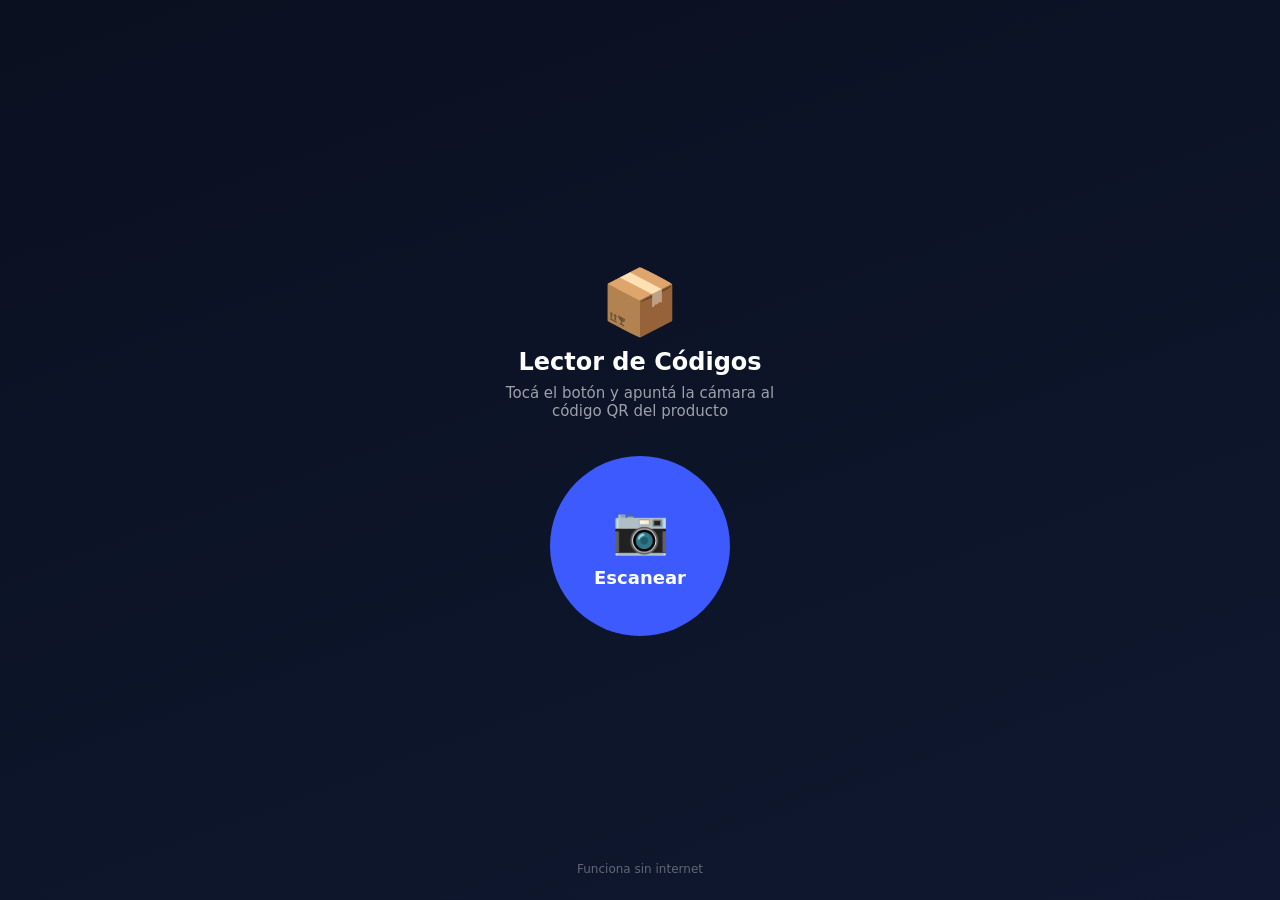
<file: lector.html>
<!DOCTYPE html>
<html lang="es">
<head>
<meta charset="UTF-8">
<meta name="viewport" content="width=device-width, initial-scale=1, viewport-fit=cover, user-scalable=no">
<title>Lector de Códigos</title>

<!-- Permite "Agregar a pantalla de inicio" y que abra sin barra de navegador -->
<link rel="manifest" href="manifest.json">
<meta name="mobile-web-app-capable" content="yes">
<meta name="apple-mobile-web-app-capable" content="yes">
<meta name="apple-mobile-web-app-status-bar-style" content="black">
<meta name="apple-mobile-web-app-title" content="Lector QR">
<link rel="apple-touch-icon" href="icon-512.png">
<meta name="theme-color" content="#0f1830">

<style>

:root{
    --navy-950:#0a1020;
    --navy-900:#0f1830;
    --indigo-600:#3d5afe;
    --green-600:#1c7a3c;
    --red-600:#b3261e;
}

*{ box-sizing:border-box; -webkit-tap-highlight-color:transparent; }

html,body{
    margin:0; padding:0;
    width:100%; height:100%;
    overflow:hidden;
    font-family:system-ui, -apple-system, sans-serif;
    background:var(--navy-950);
    color:#fff;
    -webkit-font-smoothing:antialiased;
    user-select:none;
}

#pantallaInicio, #pantallaCamara, #pantallaResultado{
    position:fixed; inset:0;
    display:flex; flex-direction:column;
    align-items:center; justify-content:center;
    padding:24px;
    text-align:center;
}

/* ===== PANTALLA INICIAL ===== */

#pantallaInicio{
    background:linear-gradient(160deg, var(--navy-950) 0%, var(--navy-900) 100%);
}

.inicio-icono{
    font-size:64px;
    margin-bottom:8px;
}

.inicio-titulo{
    font-family:system-ui, -apple-system, sans-serif;
    font-size:24px;
    font-weight:700;
    margin-bottom:8px;
}

.inicio-sub{
    font-size:15px;
    color:rgba(255,255,255,.6);
    margin-bottom:36px;
    max-width:280px;
}

.btn-escanear{
    width:180px; height:180px;
    border-radius:50%;
    background:var(--indigo-600);
    border:none;
    color:#fff;
    font-size:18px;
    font-weight:700;
    font-family:system-ui, -apple-system, sans-serif;
    display:flex; flex-direction:column;
    align-items:center; justify-content:center;
    gap:10px;
    box-shadow:0 0 0 0 rgba(61,90,254,.4);
    animation:pulso 2.2s infinite;
}

.btn-escanear .ic{ font-size:46px; }

@keyframes pulso{
    0%{ box-shadow:0 0 0 0 rgba(61,90,254,.45); }
    70%{ box-shadow:0 0 0 22px rgba(61,90,254,0); }
    100%{ box-shadow:0 0 0 0 rgba(61,90,254,0); }
}

@media (prefers-reduced-motion:reduce){
    .btn-escanear{ animation:none; }
}

.inicio-footnote{
    position:absolute;
    bottom:24px;
    font-size:12px;
    color:rgba(255,255,255,.35);
}

/* ===== PANTALLA CÁMARA ===== */

#pantallaCamara{
    display:none;
    padding:0;
    background:#000;
}

#video{
    position:absolute; inset:0;
    width:100%; height:100%;
    object-fit:cover;
}

.camara-overlay{
    position:absolute; inset:0;
    display:flex; flex-direction:column;
    align-items:center; justify-content:space-between;
    padding:24px;
    pointer-events:none;
}

.camara-marco{
    width:240px; height:240px;
    border:3px solid rgba(255,255,255,.85);
    border-radius:20px;
    box-shadow:0 0 0 2000px rgba(0,0,0,.45);
    margin-top:auto;
    margin-bottom:auto;
}

.camara-texto{
    font-size:15px;
    font-weight:600;
    background:rgba(0,0,0,.55);
    padding:10px 18px;
    border-radius:30px;
    margin-top:18px;
}

.btn-cancelar{
    pointer-events:auto;
    background:rgba(255,255,255,.15);
    border:1.5px solid rgba(255,255,255,.4);
    color:#fff;
    font-size:15px;
    font-weight:700;
    padding:13px 32px;
    border-radius:30px;
    margin-bottom:env(safe-area-inset-bottom, 0px);
}

.camara-error{
    pointer-events:auto;
    max-width:280px;
    font-size:15px;
    line-height:1.4;
}

/* ===== PANTALLA RESULTADO ===== */

#pantallaResultado{
    display:none;
    background:linear-gradient(160deg, var(--navy-950) 0%, var(--navy-900) 100%);
}

.resultado-etiqueta{
    font-size:13px;
    font-weight:700;
    letter-spacing:.06em;
    text-transform:uppercase;
    color:rgba(255,255,255,.5);
    margin-bottom:18px;
}

.resultado-texto{
    font-family:system-ui, -apple-system, sans-serif;
    font-size:clamp(28px, 9vw, 46px);
    font-weight:700;
    line-height:1.2;
    word-break:break-word;
    max-width:100%;
    margin-bottom:40px;
}

.btn-escanear-otro{
    background:var(--indigo-600);
    border:none;
    color:#fff;
    font-size:17px;
    font-weight:700;
    padding:18px 40px;
    border-radius:40px;
    width:100%;
    max-width:320px;
}

</style>
</head>
<body>

<!-- PANTALLA 1: inicio -->
<div id="pantallaInicio">
    <div class="inicio-icono">📦</div>
    <div class="inicio-titulo">Lector de Códigos</div>
    <div class="inicio-sub">Tocá el botón y apuntá la cámara al código QR del producto</div>

    <button class="btn-escanear" id="btnEscanear">
        <span class="ic">📷</span>
        Escanear
    </button>

    <div class="inicio-footnote">Funciona sin internet</div>
</div>

<!-- PANTALLA 2: cámara -->
<div id="pantallaCamara">
    <video id="video" autoplay playsinline muted></video>
    <div class="camara-overlay">
        <div></div>
        <div class="camara-marco" id="camaraMarco"></div>
        <div>
            <div class="camara-texto" id="camaraTexto">Apuntá al código QR</div>
            <button class="btn-cancelar" id="btnCancelar" style="margin-top:18px;">Cancelar</button>
        </div>
    </div>
</div>

<!-- PANTALLA 3: resultado -->
<div id="pantallaResultado">
    <div class="resultado-etiqueta">Producto</div>
    <div class="resultado-texto" id="resultadoTexto"></div>
    <button class="btn-escanear-otro" id="btnEscanearOtro">📷 Escanear otro</button>
</div>

<script>

const pantallaInicio = document.getElementById("pantallaInicio");
const pantallaCamara = document.getElementById("pantallaCamara");
const pantallaResultado = document.getElementById("pantallaResultado");
const video = document.getElementById("video");
const camaraTexto = document.getElementById("camaraTexto");
const camaraMarco = document.getElementById("camaraMarco");

let stream = null;
let detectorTimer = null;

function mostrarPantalla(pantalla){
    [pantallaInicio, pantallaCamara, pantallaResultado].forEach(p => p.style.display = "none");
    pantalla.style.display = "flex";
}

/** Pequeño feedback visual (el marco parpadea en verde) al detectar un código, antes de mostrar el resultado */
function flashDeteccion(){
    camaraMarco.style.borderColor = "#3ddc84";
    camaraTexto.textContent = "✓ Código detectado";
    camaraTexto.style.background = "rgba(28,122,60,.85)";
}

async function iniciarEscaneo(){

    mostrarPantalla(pantallaCamara);
    camaraMarco.style.borderColor = "rgba(255,255,255,.85)";
    camaraTexto.style.background = "rgba(0,0,0,.55)";
    camaraTexto.textContent = "Apuntá al código QR";

    if(!("BarcodeDetector" in window)){
        document.querySelector(".camara-overlay").innerHTML = `
            <div class="camara-error">
                ⚠️ Este teléfono no puede usar el lector de cámara.<br><br>
                Probá con Chrome en un Android más reciente.
            </div>
            <button class="btn-cancelar" id="btnCancelarError">Volver</button>
        `;
        document.getElementById("btnCancelarError").addEventListener("click", volverAlInicio);
        return;
    }

    try{

        stream = await navigator.mediaDevices.getUserMedia({
            video: { facingMode: "environment" }
        });
        video.srcObject = stream;

        const detector = new BarcodeDetector({ formats: ["qr_code"] });

        detectorTimer = setInterval(async () => {
            try{
                const codigos = await detector.detect(video);
                if(codigos.length > 0){
                    const texto = codigos[0].rawValue;
                    flashDeteccion();
                    setTimeout(() => mostrarResultado(texto), 350);
                }
            }catch(error){
                // Frame puntual sin poder leerse — se ignora, sigue intentando con el siguiente.
            }
        }, 350);

    }catch(error){
        console.error("Error al acceder a la cámara:", error);
        document.querySelector(".camara-overlay").innerHTML = `
            <div class="camara-error">
                ⚠️ No se pudo abrir la cámara.<br><br>
                Revisá que le dieras permiso de cámara a esta página.
            </div>
            <button class="btn-cancelar" id="btnCancelarError">Volver</button>
        `;
        document.getElementById("btnCancelarError").addEventListener("click", volverAlInicio);
    }
}

function detenerCamara(){
    if(detectorTimer){ clearInterval(detectorTimer); detectorTimer = null; }
    if(stream){ stream.getTracks().forEach(t => t.stop()); stream = null; }
}

function mostrarResultado(texto){
    detenerCamara();
    document.getElementById("resultadoTexto").textContent = texto;
    mostrarPantalla(pantallaResultado);
}

function volverAlInicio(){
    detenerCamara();
    mostrarPantalla(pantallaInicio);
}

document.getElementById("btnEscanear").addEventListener("click", iniciarEscaneo);
document.getElementById("btnCancelar").addEventListener("click", volverAlInicio);
document.getElementById("btnEscanearOtro").addEventListener("click", iniciarEscaneo);

// Evita que el celular se quede con la cámara abierta de fondo si la
// persona cambia de app o bloquea la pantalla sin cancelar primero.
document.addEventListener("visibilitychange", () => {
    if(document.hidden) detenerCamara();
});

// Necesario para que Chrome en Android permita instalar esta página
// como app real (pantalla completa, sin barra de navegador) en vez de
// un simple acceso directo — ver service-worker.js para más detalle.
if("serviceWorker" in navigator){
    navigator.serviceWorker.register("service-worker.js").catch((error) => {
        console.error("No se pudo registrar el service worker:", error);
        // Si falla, la página sigue funcionando igual para escanear —
        // solo no se va a poder instalar como app de pantalla completa.
    });
}

</script>

</body>
</html>
</file>
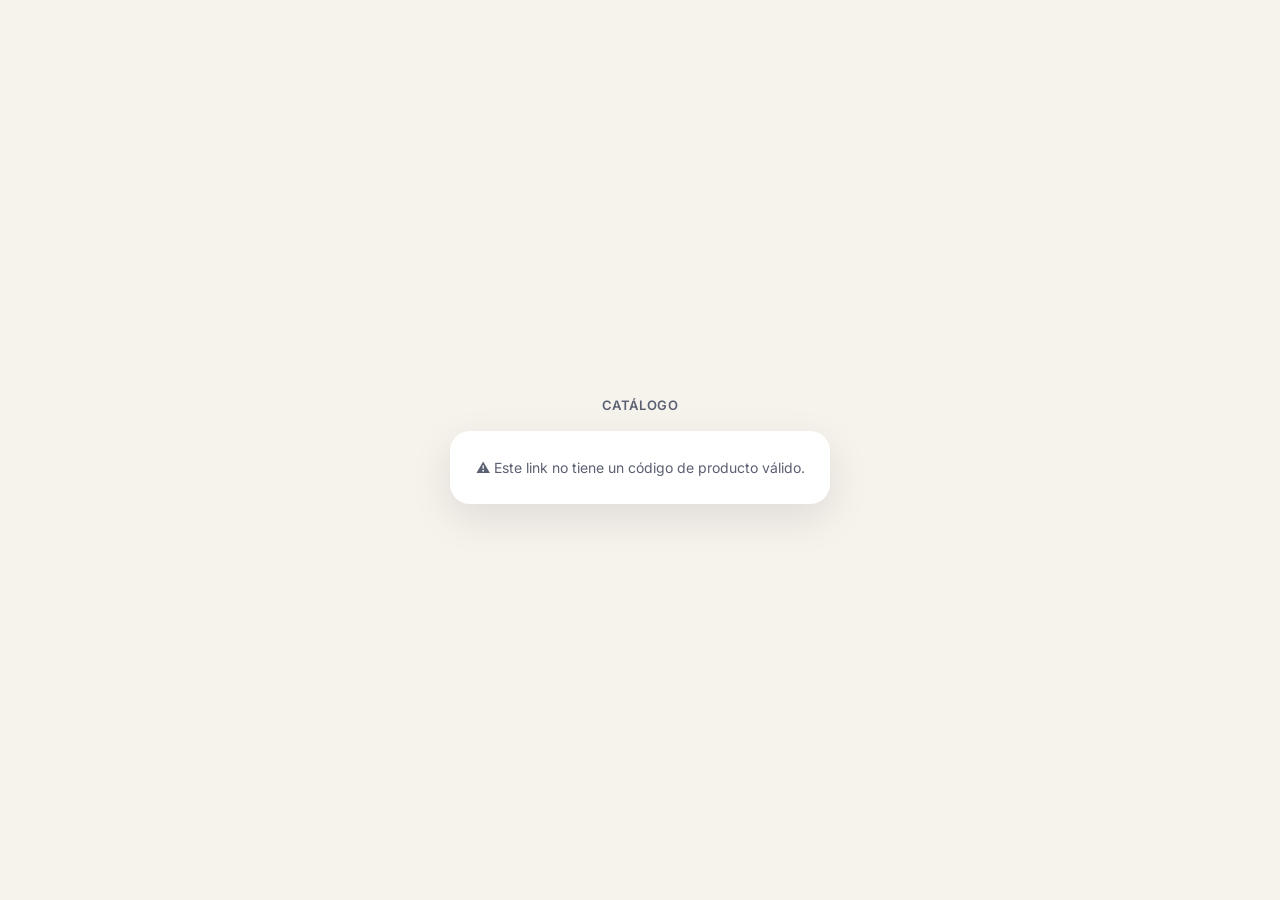
<file: precio.html>
<!DOCTYPE html>
<html lang="es">
<head>
<meta charset="UTF-8">
<meta name="viewport" content="width=device-width, initial-scale=1, viewport-fit=cover">
<title>Consultar precio</title>

<link rel="preconnect" href="https://fonts.googleapis.com">
<link rel="preconnect" href="https://fonts.gstatic.com" crossorigin>
<link href="https://fonts.googleapis.com/css2?family=Space+Grotesk:wght@600;700&family=Inter:wght@400;500;600;700&display=swap" rel="stylesheet">
<script src="config.js"></script>

<style>

:root{
    --navy-900:#0f1830;
    --indigo-600:#3d5afe;
    --paper:#f6f3ec;
    --ink-900:#171a23;
    --ink-600:#5b6072;
    --green-ok-bg:#dff5e3;
    --green-ok-text:#1c7a3c;
    --amber-low-bg:#fdecc8;
    --amber-low-text:#9a5b06;
    --red-out-bg:#fde2e2;
    --red-out-text:#b3261e;
}

body[data-tema="azul"]{ --indigo-600:#2f7df5; }
body[data-tema="verde"]{ --indigo-600:#1fa257; }
body[data-tema="rojo"]{ --indigo-600:#e0413f; }

*{ box-sizing:border-box; }

html,body{
    margin:0; padding:0;
    min-height:100vh;
    font-family:'Inter', system-ui, sans-serif;
    background:var(--paper);
    color:var(--ink-900);
    -webkit-font-smoothing:antialiased;
}

body{
    display:flex;
    align-items:center;
    justify-content:center;
    padding:20px;
}

.precio-wrap{
    width:100%;
    max-width:380px;
}

.precio-brand{
    text-align:center;
    margin-bottom:18px;
    font-size:13px;
    font-weight:600;
    letter-spacing:.04em;
    color:var(--ink-600);
    text-transform:uppercase;
}

.precio-card{
    background:#fff;
    border-radius:20px;
    padding:28px 24px;
    box-shadow:0 14px 40px rgba(15,24,48,.10);
    text-align:center;
}

.precio-estado{
    font-size:14px;
    color:var(--ink-600);
}

.precio-imagen-wrap{
    width:140px;
    height:140px;
    margin:0 auto 18px;
    border-radius:16px;
    background:var(--paper);
    display:flex;
    align-items:center;
    justify-content:center;
    overflow:hidden;
    font-size:48px;
    color:var(--ink-600);
}

.precio-imagen{
    width:100%;
    height:100%;
    object-fit:cover;
    display:block;
}

.precio-categoria{
    font-size:12.5px;
    font-weight:600;
    letter-spacing:.03em;
    text-transform:uppercase;
    color:var(--indigo-600);
    margin-bottom:8px;
}

.precio-nombre{
    font-family:'Space Grotesk', sans-serif;
    font-size:22px;
    font-weight:700;
    line-height:1.25;
    margin-bottom:18px;
}

.precio-monto{
    font-family:'Space Grotesk', sans-serif;
    font-size:46px;
    font-weight:700;
    color:var(--indigo-600);
    line-height:1;
    margin-bottom:14px;
}

.precio-stock{
    display:inline-block;
    font-size:12.5px;
    font-weight:700;
    padding:5px 14px;
    border-radius:30px;
}
.precio-stock.ok{ background:var(--green-ok-bg); color:var(--green-ok-text); }
.precio-stock.low{ background:var(--amber-low-bg); color:var(--amber-low-text); }
.precio-stock.out{ background:var(--red-out-bg); color:var(--red-out-text); }

.precio-codigo{
    margin-top:18px;
    font-family:'JetBrains Mono', monospace;
    font-size:11px;
    color:var(--ink-600);
    opacity:.7;
}

.precio-footnote{
    text-align:center;
    font-size:12px;
    color:var(--ink-600);
    margin-top:18px;
    opacity:.8;
}

.precio-spinner{
    width:26px; height:26px;
    border:3px solid rgba(15,24,48,.12);
    border-top-color:var(--indigo-600);
    border-radius:50%;
    margin:0 auto 14px;
    animation:precio-spin .7s linear infinite;
}
@keyframes precio-spin{ to{ transform:rotate(360deg); } }

@media (prefers-reduced-motion:reduce){
    .precio-spinner{ animation:none; }
}

</style>
</head>
<body>

<div class="precio-wrap">

    <div class="precio-brand" id="precioBrand">Catálogo</div>

    <div class="precio-card" id="precioCard">
        <div class="precio-spinner"></div>
        <div class="precio-estado">Buscando el producto...</div>
    </div>

</div>

<script>

const API_URL = CONFIG_NEGOCIO.API_URL;

function formatearPrecio(valor){
    return Number(valor || 0).toLocaleString("es-AR");
}

/** Same stock-state logic used elsewhere in the catalog, kept minimal here on purpose */
function obtenerEstadoStock(stock){
    const n = Number(String(stock ?? "").trim());
    if(isNaN(n)) return null;
    if(n <= 0) return { clase:"out", texto:"Sin stock" };
    if(n <= 5) return { clase:"low", texto:"Stock bajo" };
    return { clase:"ok", texto:"Disponible" };
}

function escapeHtml(texto){
    const div = document.createElement("div");
    div.textContent = texto ?? "";
    return div.innerHTML;
}

function mostrarError(mensaje){
    document.getElementById("precioCard").innerHTML = `
        <div class="precio-estado">⚠️ ${escapeHtml(mensaje)}</div>
    `;
}

async function cargarPrecio(){

    const params = new URLSearchParams(window.location.search);
    const codigo = (params.get("codigo") || "").trim();

    if(!codigo){
        mostrarError("Este link no tiene un código de producto válido.");
        return;
    }

    try{

        const res = await fetch(API_URL + "?action=producto&codigo=" + encodeURIComponent(codigo));
        const data = await res.json();

        if(!data.success || !data.producto){
            mostrarError("No encontramos este producto. Puede que ya no esté disponible.");
            return;
        }

        const p = data.producto;
        const stock = obtenerEstadoStock(p.STOCK);
        const imagenUrl = p.IMAGEN ? String(p.IMAGEN).trim() : "";

        document.getElementById("precioCard").innerHTML = `
            <div class="precio-imagen-wrap">
                ${imagenUrl
                    ? `<img class="precio-imagen" src="${escapeHtml(imagenUrl)}" alt="" onerror="this.parentElement.innerHTML='🛒';">`
                    : "🛒"}
            </div>
            ${p.CATEGORIA ? `<div class="precio-categoria">${escapeHtml(p.CATEGORIA)}</div>` : ""}
            <div class="precio-nombre">${escapeHtml(p.PRODUCTO)}</div>
            <div class="precio-monto">$${formatearPrecio(p.PRECIO)}</div>
            ${stock ? `<div class="precio-stock ${stock.clase}">${stock.texto}</div>` : ""}
            <div class="precio-codigo">${escapeHtml(p.CODIGO)}</div>
        `;

    }catch(error){
        console.error("Error al consultar el precio:", error);
        mostrarError("No se pudo conectar. Revisá tu conexión e intentá de nuevo.");
    }
}

/** Loads just the business name and color theme — no banner, no benefits, this page stays minimal on purpose */
async function aplicarMarcaMinima(){

    // Valores de respaldo mientras carga, para que la página no quede en blanco
    document.getElementById("precioBrand").textContent = CONFIG_NEGOCIO.NOMBRE_NEGOCIO;
    document.title = "Precio · " + CONFIG_NEGOCIO.NOMBRE_NEGOCIO;
    if(CONFIG_NEGOCIO.TEMA){
        document.body.setAttribute("data-tema", CONFIG_NEGOCIO.TEMA.toLowerCase());
    }

    // Carga la config real desde Sheets (nombre, tema, etc. — todo editable
    // desde el panel admin) y actualiza los mismos elementos.
    await cargarConfigNegocio();

    document.getElementById("precioBrand").textContent = CONFIG_NEGOCIO.NOMBRE_NEGOCIO;
    document.title = "Precio · " + CONFIG_NEGOCIO.NOMBRE_NEGOCIO;
    if(CONFIG_NEGOCIO.TEMA){
        document.body.setAttribute("data-tema", CONFIG_NEGOCIO.TEMA.toLowerCase());
    }
}

aplicarMarcaMinima();
cargarPrecio();

</script>

</body>
</html>
</file>
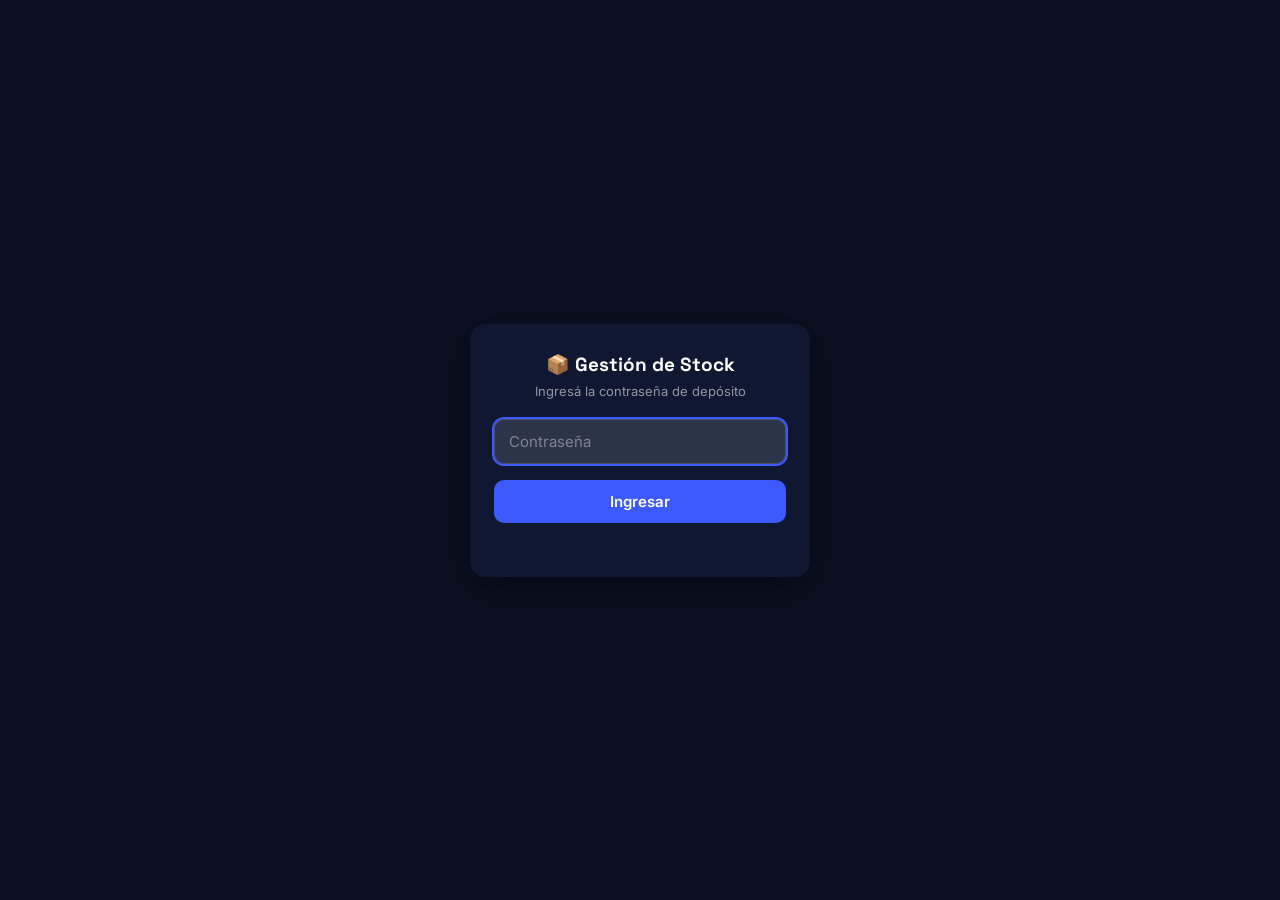
<file: stock.html>
<!DOCTYPE html>
<html lang="es">
<head>
<meta charset="UTF-8">
<meta name="viewport" content="width=device-width, initial-scale=1, viewport-fit=cover">
<title>Gestión de Stock</title>
<meta name="theme-color" content="#0f1830">

<link rel="preconnect" href="https://fonts.googleapis.com">
<link rel="preconnect" href="https://fonts.gstatic.com" crossorigin>
<link href="https://fonts.googleapis.com/css2?family=Space+Grotesk:wght@600;700&family=Inter:wght@400;500;600;700&display=swap" rel="stylesheet">
<script src="config.js"></script>

<style>

:root{
    --navy-900:#0f1830;
    --navy-950:#0a1020;
    --indigo-600:#3d5afe;
    --paper:#f6f3ec;
    --ink-900:#171a23;
    --ink-600:#5b6072;
    --line:#e4dfd2;
    --green-ok-bg:#dff5e3;
    --green-ok-text:#1c7a3c;
    --amber-low-bg:#fdecc8;
    --amber-low-text:#9a5b06;
    --red-out-bg:#fde2e2;
    --red-out-text:#b3261e;
}

*{ box-sizing:border-box; -webkit-tap-highlight-color:transparent; }

html,body{
    margin:0; padding:0;
    min-height:100vh;
    font-family:'Inter', system-ui, sans-serif;
    background:var(--paper);
    color:var(--ink-900);
    -webkit-font-smoothing:antialiased;
}

/* ===== HEADER ===== */

header{
    position:sticky; top:0; z-index:20;
    background:var(--navy-900);
    color:#fff;
    padding:14px 16px;
    box-shadow:0 2px 10px rgba(0,0,0,.15);
}

header h1{
    font-family:'Space Grotesk', sans-serif;
    font-size:17px;
    margin:0 0 10px;
    display:flex; align-items:center; gap:8px;
}

#buscador{
    width:100%;
    padding:11px 14px;
    border-radius:10px;
    border:none;
    font-size:15px;
    font-family:inherit;
    background:rgba(255,255,255,.12);
    color:#fff;
}
#buscador::placeholder{ color:rgba(255,255,255,.55); }
#buscador:focus{ outline:2px solid var(--indigo-600); background:rgba(255,255,255,.18); }

#resultadosInfo{
    font-size:12px;
    color:rgba(255,255,255,.6);
    margin-top:8px;
}

/* ===== GRID ===== */

main{
    max-width:1200px;
    margin:0 auto;
    padding:16px;
}

#grid{
    display:grid;
    grid-template-columns:repeat(auto-fill, minmax(160px, 1fr));
    gap:14px;
}

.tarjeta{
    background:#fff;
    border:1px solid var(--line);
    border-radius:14px;
    overflow:hidden;
    display:flex;
    flex-direction:column;
    transition:box-shadow .15s;
}
.tarjeta.guardando{ opacity:.7; }
.tarjeta.recien-guardado{ box-shadow:0 0 0 2px var(--green-ok-text); }

.tarjeta .foto{
    aspect-ratio:1/1;
    background:#f1ede2;
    display:flex; align-items:center; justify-content:center;
    font-size:34px;
    overflow:hidden;
}
.tarjeta .foto img{ width:100%; height:100%; object-fit:cover; display:block; }

.tarjeta .info{ padding:10px 10px 12px; }

.tarjeta .nombre{
    font-size:13px;
    font-weight:600;
    line-height:1.3;
    margin:0 0 2px;
    display:-webkit-box;
    -webkit-line-clamp:2;
    -webkit-box-orient:vertical;
    overflow:hidden;
    min-height:34px;
}

.tarjeta .codigo{
    font-size:11px;
    color:var(--ink-600);
    font-family:monospace;
    margin-bottom:8px;
}

.stepper{
    display:flex;
    align-items:center;
    gap:6px;
}

.stepper button{
    width:34px; height:34px;
    border-radius:8px;
    border:1px solid var(--line);
    background:var(--paper);
    font-size:18px;
    font-weight:700;
    color:var(--navy-900);
    cursor:pointer;
    flex-shrink:0;
    display:flex; align-items:center; justify-content:center;
}
.stepper button:active{ background:var(--indigo-600); color:#fff; }

.stepper input{
    flex:1;
    min-width:0;
    text-align:center;
    font-size:15px;
    font-weight:700;
    font-family:monospace;
    padding:7px 2px;
    border-radius:8px;
    border:1px solid var(--line);
}
.stepper input:focus{ outline:2px solid var(--indigo-600); }

.stepper input.stock-negativo{ background:var(--red-out-bg); color:var(--red-out-text); border-color:var(--red-out-text); }
.stepper input.stock-bajo{ background:var(--amber-low-bg); color:var(--amber-low-text); }
.stepper input.stock-ok{ background:var(--green-ok-bg); color:var(--green-ok-text); }

.estado-guardado{
    font-size:10.5px;
    text-align:center;
    margin-top:5px;
    height:13px;
    color:var(--green-ok-text);
}
.estado-guardado.error{ color:var(--red-out-text); }

#sinResultados, #cargando{
    text-align:center;
    color:var(--ink-600);
    padding:60px 20px;
    font-size:14px;
}

.toast-stack{
    position:fixed; bottom:16px; left:50%; transform:translateX(-50%);
    z-index:9999;
    display:flex; flex-direction:column; gap:8px;
    align-items:center;
}
.toast{
    background:var(--navy-950); color:#fff;
    padding:10px 18px; border-radius:10px;
    font-size:13.5px;
    box-shadow:0 4px 16px rgba(0,0,0,.25);
    animation:toast-in .2s ease;
}
.toast.error{ background:var(--red-out-text); }
.toast.success{ background:var(--green-ok-text); }
@keyframes toast-in{ from{ opacity:0; transform:translateY(8px); } to{ opacity:1; transform:translateY(0); } }

/* ===== LOGIN ===== */

#pantallaLogin{
    position:fixed; inset:0; z-index:100;
    background:var(--navy-950);
    display:flex; align-items:center; justify-content:center;
    padding:24px;
}

.caja-login{
    width:100%; max-width:340px;
    background:var(--navy-900);
    border-radius:16px;
    padding:28px 24px;
    color:#fff;
    box-shadow:0 10px 40px rgba(0,0,0,.4);
}

.caja-login h2{
    font-family:'Space Grotesk', sans-serif;
    font-size:19px;
    margin:0 0 6px;
    text-align:center;
}
.caja-login p{
    font-size:13px;
    color:rgba(255,255,255,.55);
    text-align:center;
    margin:0 0 20px;
}

.caja-login input{
    width:100%;
    padding:12px 14px;
    border-radius:10px;
    border:1px solid rgba(255,255,255,.15);
    background:rgba(255,255,255,.08);
    color:#fff;
    font-size:15px;
    font-family:inherit;
    margin-bottom:10px;
}
.caja-login input::placeholder{ color:rgba(255,255,255,.4); }
.caja-login input:focus{ outline:2px solid var(--indigo-600); background:rgba(255,255,255,.12); }

.caja-login button{
    width:100%;
    padding:12px;
    border-radius:10px;
    border:none;
    background:var(--indigo-600);
    color:#fff;
    font-size:15px;
    font-weight:600;
    font-family:inherit;
    cursor:pointer;
    margin-top:6px;
}
.caja-login button:disabled{ opacity:.6; }

#errorLogin{
    color:#ff8a8a;
    font-size:12.5px;
    text-align:center;
    margin-top:10px;
    min-height:16px;
}

#contenidoPrincipal{ display:none; }

/* ===== RECEPCIÓN DE MERCADERÍA (escaneo) ===== */

#pantallaRecepcion{
    position:fixed; inset:0; z-index:90;
    background:var(--navy-950);
    display:none;
    flex-direction:column;
}

.recepcion-header{
    display:flex; align-items:center; justify-content:space-between;
    padding:14px 16px;
    color:#fff;
}
.recepcion-header h2{
    font-family:'Space Grotesk', sans-serif;
    font-size:16px; margin:0;
}
.recepcion-header button{
    background:rgba(255,255,255,.12);
    border:none; color:#fff;
    width:34px; height:34px; border-radius:8px;
    font-size:16px; cursor:pointer;
}

.camara-wrap{
    position:relative;
    flex:1;
    min-height:200px;
    background:#000;
    overflow:hidden;
    display:flex; align-items:center; justify-content:center;
}
.camara-wrap video{ width:100%; height:100%; object-fit:cover; }

.camara-marco{
    position:absolute; inset:14% 8%;
    border:3px solid rgba(255,255,255,.85);
    border-radius:16px;
    pointer-events:none;
    transition:border-color .15s;
}
.camara-texto{
    position:absolute; bottom:16px; left:50%; transform:translateX(-50%);
    background:rgba(0,0,0,.6); color:#fff;
    padding:7px 16px; border-radius:20px;
    font-size:13px; white-space:nowrap;
}
.camara-error{
    color:#fff; text-align:center; padding:20px; font-size:14px; line-height:1.6;
}

.ingreso-manual{
    display:flex; gap:8px;
    padding:10px 14px;
    background:var(--navy-900);
}
.ingreso-manual input{
    flex:1; min-width:0;
    padding:10px 12px;
    border-radius:10px;
    border:1px solid rgba(255,255,255,.15);
    background:rgba(255,255,255,.08);
    color:#fff;
    font-size:14px;
}
.ingreso-manual input::placeholder{ color:rgba(255,255,255,.4); font-size:12.5px; }
.ingreso-manual input:focus{ outline:2px solid var(--indigo-600); }
.ingreso-manual button{
    flex-shrink:0;
    padding:0 16px;
    border-radius:10px;
    border:none;
    background:var(--indigo-600);
    color:#fff;
    font-size:13.5px;
    font-weight:600;
    cursor:pointer;
}

#colaRecepcion{
    max-height:44vh;
    overflow-y:auto;
    background:var(--paper);
    border-radius:16px 16px 0 0;
}

.cola-item{
    display:flex; align-items:center; gap:10px;
    padding:10px 14px;
    border-bottom:1px solid var(--line);
}
.cola-item .cola-info{ flex:1; min-width:0; }
.cola-item .cola-nombre{ font-size:13.5px; font-weight:600; margin:0; }
.cola-item .cola-detalle{ font-size:11.5px; color:var(--ink-600); margin-top:2px; }
.cola-item .cola-detalle b{ color:var(--green-ok-text); }
.cola-item .cola-cantidad{
    width:56px; text-align:center; font-weight:700; font-family:monospace;
    border:1px solid var(--line); border-radius:8px; padding:6px 2px;
}
.cola-item button{
    width:30px; height:30px; border-radius:8px; border:1px solid var(--line);
    background:#fff; font-size:13px; cursor:pointer; flex-shrink:0;
}

.cola-item.no-encontrado{ background:var(--red-out-bg); }
.cola-item.no-encontrado .cola-nombre{ color:var(--red-out-text); }

.recepcion-footer{
    background:var(--paper);
    padding:12px 14px 16px;
    border-top:1px solid var(--line);
}
.recepcion-footer button{
    width:100%;
    padding:13px;
    border-radius:12px;
    border:none;
    background:var(--green-ok-text);
    color:#fff;
    font-size:15px;
    font-weight:700;
    cursor:pointer;
}
.recepcion-footer button:disabled{ opacity:.5; }
.recepcion-footer .sin-items{
    text-align:center; color:var(--ink-600); font-size:13px; padding:8px;
}

</style>
</head>
<body>

<div id="pantallaLogin">
    <div class="caja-login">
        <h2>📦 Gestión de Stock</h2>
        <p>Ingresá la contraseña de depósito</p>
        <input type="password" id="loginPassword" placeholder="Contraseña" autocomplete="current-password">
        <button type="button" id="btnLogin" onclick="intentarLogin()">Ingresar</button>
        <div id="errorLogin"></div>
    </div>
</div>

<div id="contenidoPrincipal">
<header>
    <h1>📦 Gestión de Stock</h1>
    <div style="display:flex; gap:8px; margin-bottom:8px;">
        <input type="text" id="buscador" placeholder="🔍 Buscar por código o nombre..." oninput="filtrarYRenderizar()" style="flex:1;">
        <button type="button" onclick="abrirRecepcion()" style="flex-shrink:0; background:var(--indigo-600); color:#fff; border:none; border-radius:10px; padding:0 16px; font-size:14px; font-weight:600; cursor:pointer;">📷 Recibir</button>
    </div>
    <div id="resultadosInfo"></div>
</header>

<main>
    <div id="cargando">Cargando productos...</div>
    <div id="sinResultados" style="display:none;">No se encontraron productos.</div>
    <div id="grid"></div>
</main>

</div>

<div class="toast-stack" id="toastStack"></div>

<!-- ===== RECEPCIÓN DE MERCADERÍA ===== -->
<div id="pantallaRecepcion">
    <div class="recepcion-header">
        <h2>📷 Recibir mercadería</h2>
        <button type="button" onclick="cerrarRecepcion()">✕</button>
    </div>

    <div class="camara-wrap">
        <video id="videoRecepcion" autoplay playsinline muted></video>
        <div class="camara-marco" id="marcoRecepcion"></div>
        <div class="camara-texto" id="textoRecepcion">Apuntá al código de barras</div>
    </div>

    <div class="ingreso-manual">
        <input type="text" id="inputCodigoManual" placeholder="¿La boleta no tiene código de barras? Escribí el número acá" inputmode="numeric">
        <button type="button" onclick="agregarCodigoManual()">+ Agregar</button>
    </div>

    <div id="colaRecepcion"></div>

    <div class="recepcion-footer">
        <button type="button" id="btnConfirmarRecepcion" onclick="confirmarRecepcion()" disabled>Escaneá un producto para empezar</button>
    </div>
</div>

<script>

const API_URL = CONFIG_NEGOCIO.API_URL;
cargarConfigNegocio().then(() => {
  document.title = "Gestión de Stock · " + CONFIG_NEGOCIO.NOMBRE_NEGOCIO;
});

let productos = [];
let guardadoPendiente = {}; // codigo -> timeoutId, para debounce por tarjeta

/* ---------- login (contraseña propia, distinta de la del panel admin) ---------- */

function verificarSesion(){
    if(sessionStorage.getItem("stock_auth") === "true"){
        mostrarContenidoPrincipal();
    }else{
        document.getElementById("loginPassword").focus();
    }
}

async function intentarLogin(){
    const password = document.getElementById("loginPassword").value;
    const errorEl = document.getElementById("errorLogin");
    const btn = document.getElementById("btnLogin");

    if(!password){
        errorEl.textContent = "Ingresá la contraseña.";
        return;
    }

    btn.disabled = true;
    errorEl.textContent = "";

    try{
        const r = await fetchConTimeout(
            `${API_URL}?action=loginStock&password=${encodeURIComponent(password)}`,
            12000
        );
        const data = await r.json();

        if(data.success){
            sessionStorage.setItem("stock_auth", "true");
            mostrarContenidoPrincipal();
        }else{
            errorEl.textContent = "Contraseña incorrecta.";
        }
    }catch(error){
        console.error(error);
        errorEl.textContent = "Error de conexión — revisá internet e intentá de nuevo.";
    }finally{
        btn.disabled = false;
    }
}

// Enter en el campo de contraseña manda el login — más rápido en el celular.
document.addEventListener("DOMContentLoaded", () => {
    document.getElementById("loginPassword").addEventListener("keydown", e => {
        if(e.key === "Enter") intentarLogin();
    });
});

function mostrarContenidoPrincipal(){
    document.getElementById("pantallaLogin").style.display = "none";
    document.getElementById("contenidoPrincipal").style.display = "block";
    cargarProductos();
}

/* ---------- utilidades ---------- */

function escapeHtml(t){
    const d = document.createElement("div");
    d.textContent = String(t ?? "");
    return d.innerHTML;
}

function normalizar(t){
    return String(t || "").toLowerCase().normalize("NFD").replace(/[\u0300-\u036f]/g, "").trim();
}

function mostrarToast(mensaje, tipo){
    const stack = document.getElementById("toastStack");
    const el = document.createElement("div");
    el.className = "toast" + (tipo ? " " + tipo : "");
    el.textContent = mensaje;
    stack.appendChild(el);
    setTimeout(() => el.remove(), 3000);
}

/* ---------- carga inicial ---------- */

// Reintentos simples con timeout — conexiones de depósito/celular
// suelen ser más inestables que las de una PC de local.
async function fetchConTimeout(url, timeoutMs){
    const controlador = new AbortController();
    const timer = setTimeout(() => controlador.abort(), timeoutMs || 12000);
    try{
        const r = await fetch(url, { signal: controlador.signal });
        clearTimeout(timer);
        return r;
    }catch(e){
        clearTimeout(timer);
        throw e;
    }
}

async function cargarProductos(){
    try{
        const res = await fetchConTimeout(API_URL + "?action=productosAdmin", 15000);
        const data = await res.json();
        productos = data.productos || [];
        document.getElementById("cargando").style.display = "none";
        filtrarYRenderizar();
    }catch(error){
        console.error(error);
        document.getElementById("cargando").textContent = "No se pudo cargar el catálogo — revisá la conexión y recargá la página.";
    }
}

/* ---------- filtro y render ---------- */

function filtrarYRenderizar(){
    const termino = normalizar(document.getElementById("buscador").value);

    const lista = !termino ? productos : productos.filter(p =>
        normalizar(p.CODIGO).includes(termino) || normalizar(p.PRODUCTO).includes(termino)
    );

    const info = document.getElementById("resultadosInfo");
    info.textContent = lista.length === productos.length
        ? `${productos.length} productos`
        : `${lista.length} de ${productos.length} productos`;

    const grid = document.getElementById("grid");
    const sinResultados = document.getElementById("sinResultados");

    if(lista.length === 0){
        grid.innerHTML = "";
        sinResultados.style.display = "block";
        return;
    }
    sinResultados.style.display = "none";

    // Render simple (sin chunking): estas tarjetas son livianas
    // (solo foto + nombre + stepper), y esta página es para uso
    // interno de depósito, no para catálogos de miles de productos.
    grid.innerHTML = lista.map(p => tarjetaHtml(p)).join("");
}

function claseStock(stock){
    if(stock < 0) return "stock-negativo";
    if(stock <= 5) return "stock-bajo";
    return "stock-ok";
}

function tarjetaHtml(p){
    const stock = Number(p.STOCK ?? 0);
    const imagen = p.IMAGEN ? String(p.IMAGEN).trim() : "";
    const codigo = escapeHtml(p.CODIGO);

    return `
    <div class="tarjeta" id="tarjeta-${codigo}" data-codigo="${codigo}">
        <div class="foto">
            ${imagen
                ? `<img src="${imagen}" alt="" loading="lazy" onerror="this.parentElement.innerHTML='📦';">`
                : "📦"}
        </div>
        <div class="info">
            <p class="nombre">${escapeHtml(p.PRODUCTO)}</p>
            <div class="codigo">${codigo}</div>
            <div class="stepper">
                <button type="button" onclick="cambiarStock('${codigo}', -1)" aria-label="Restar">−</button>
                <input type="number" step="1" class="${claseStock(stock)}" id="stock-${codigo}" value="${stock}"
                    onchange="guardarStockDesdeInput('${codigo}')">
                <button type="button" onclick="cambiarStock('${codigo}', 1)" aria-label="Sumar">+</button>
            </div>
            <div class="estado-guardado" id="estado-${codigo}"></div>
        </div>
    </div>`;
}

/* ---------- edición de stock ---------- */

function cambiarStock(codigo, delta){
    const input = document.getElementById("stock-" + codigo);
    const nuevo = (Number(input.value) || 0) + delta;
    input.value = nuevo;
    input.className = claseStock(nuevo);
    programarGuardado(codigo, nuevo);
}

function guardarStockDesdeInput(codigo){
    const input = document.getElementById("stock-" + codigo);
    const nuevo = Number(input.value);
    if(isNaN(nuevo)){ input.value = 0; return; }
    input.className = claseStock(nuevo);
    programarGuardado(codigo, nuevo);
}

// Debounce por tarjeta: si el cajero toca "+" varias veces seguidas,
// no se manda un guardado por cada click — se espera a que se
// detenga un instante y se manda uno solo con el valor final.
function programarGuardado(codigo, nuevoStock){
    if(guardadoPendiente[codigo]) clearTimeout(guardadoPendiente[codigo]);
    const estadoEl = document.getElementById("estado-" + codigo);
    if(estadoEl){ estadoEl.textContent = "Guardando..."; estadoEl.classList.remove("error"); }

    guardadoPendiente[codigo] = setTimeout(() => guardarStock(codigo, nuevoStock), 500);
}

async function guardarStock(codigo, nuevoStock){
    const producto = productos.find(p => String(p.CODIGO) === String(codigo));
    if(!producto){ return; }

    const tarjeta = document.getElementById("tarjeta-" + codigo);
    const estadoEl = document.getElementById("estado-" + codigo);
    if(tarjeta) tarjeta.classList.add("guardando");

    try{
        // actualizarProducto sobreescribe el producto entero — hay que
        // mandar todos los campos que ya tenía, no solo el stock, para
        // no perder categoría, imagen, publicado, destacado u oferta.
        const params = new URLSearchParams({
            action: "actualizarProducto",
            codigoOriginal: producto.CODIGO,
            CODIGO: producto.CODIGO,
            PRODUCTO: producto.PRODUCTO,
            CATEGORIA: producto.CATEGORIA || "",
            PRECIO: producto.PRECIO || 0,
            STOCK: nuevoStock,
            IMAGEN: producto.IMAGEN || "",
            PUBLICADO: producto.PUBLICADO || "SI",
            DESTACADO: producto.DESTACADO || "NO",
            OFERTA: producto.OFERTA || "NO",
            CODIGO_CAJA: producto.CODIGO_CAJA || "",
            UNIDADES_POR_CAJA: producto.UNIDADES_POR_CAJA || 0,
            PRECIO_CAJA: producto.PRECIO_CAJA || 0
        });

        const response = await fetchConTimeout(API_URL + "?" + params.toString(), 15000);
        const data = await response.json();

        if(!data.success){
            throw new Error(data.message || "No se pudo guardar");
        }

        producto.STOCK = nuevoStock;
        if(estadoEl){ estadoEl.textContent = "✓ Guardado"; estadoEl.classList.remove("error"); }
        if(tarjeta){
            tarjeta.classList.add("recien-guardado");
            setTimeout(() => tarjeta.classList.remove("recien-guardado"), 700);
        }
        setTimeout(() => { if(estadoEl && estadoEl.textContent === "✓ Guardado") estadoEl.textContent = ""; }, 2000);

    }catch(error){
        console.error("Error guardando stock:", error);
        if(estadoEl){ estadoEl.textContent = "⚠️ No se guardó — reintentá"; estadoEl.classList.add("error"); }
        mostrarToast(`No se pudo actualizar el stock de "${producto.PRODUCTO}" — revisá la conexión`, "error");
    }finally{
        if(tarjeta) tarjeta.classList.remove("guardando");
    }
}

/* ===================== RECEPCIÓN DE MERCADERÍA (escaneo) ===================== */
// Pensado para cuando llega la mercadería del proveedor: se escanea
// cada código de barras del bulto, se arma una lista con lo
// escaneado, y recién al final se confirma todo junto — cada
// confirmación SUMA al stock que ya había (no lo reemplaza), usando
// la misma acción del panel admin que ya protege contra que dos
// cargas simultáneas se pisen entre sí.

let streamRecepcion = null;
let timerRecepcion = null;
let colaRecepcion = []; // [{codigo, PRODUCTO, cantidad, stockActual, encontrado}]
let ultimoCodigoLeido = null;
let ultimoCodigoTimeout = null;

async function abrirRecepcion(){
    colaRecepcion = [];
    renderColaRecepcion();
    document.getElementById("pantallaRecepcion").style.display = "flex";

    const video = document.getElementById("videoRecepcion");
    const textoEl = document.getElementById("textoRecepcion");
    const marcoEl = document.getElementById("marcoRecepcion");

    if(!("BarcodeDetector" in window)){
        document.querySelector(".camara-wrap").innerHTML = `
            <div class="camara-error">
                ⚠️ Este teléfono/navegador no puede usar el lector de cámara.<br><br>
                Probá con Chrome en un Android más reciente.
            </div>`;
        return;
    }

    try{
        streamRecepcion = await navigator.mediaDevices.getUserMedia({ video: { facingMode: "environment" } });
        video.srcObject = streamRecepcion;

        // EAN-13/EAN-8/UPC son los formatos típicos de códigos de
        // barras de productos; code_128 y code_39 cubren algunos
        // proveedores que usan sus propias etiquetas internas.
        const detector = new BarcodeDetector({
            formats: ["ean_13", "ean_8", "upc_a", "upc_e", "code_128", "code_39", "qr_code"]
        });

        timerRecepcion = setInterval(async () => {
            try{
                const codigos = await detector.detect(video);
                if(codigos.length > 0){
                    const texto = codigos[0].rawValue.trim();

                    // Evita procesar el mismo código muchas veces seguidas
                    // mientras la cámara lo sigue viendo encuadrado.
                    if(texto === ultimoCodigoLeido) return;
                    ultimoCodigoLeido = texto;
                    clearTimeout(ultimoCodigoTimeout);
                    ultimoCodigoTimeout = setTimeout(() => { ultimoCodigoLeido = null; }, 1500);

                    marcoEl.style.borderColor = "#3ddc84";
                    textoEl.textContent = "✓ " + texto;
                    setTimeout(() => {
                        marcoEl.style.borderColor = "rgba(255,255,255,.85)";
                        textoEl.textContent = "Apuntá al código de barras";
                    }, 600);

                    procesarCodigoEscaneado(texto);
                }
            }catch(error){
                // Un frame puntual que no se pudo leer bien — se ignora, sigue con el siguiente.
            }
        }, 350);

    }catch(error){
        console.error("Error al acceder a la cámara:", error);
        document.querySelector(".camara-wrap").innerHTML = `
            <div class="camara-error">
                ⚠️ No se pudo abrir la cámara.<br><br>
                Revisá que le hayas dado permiso de cámara a esta página.
            </div>`;
    }
}

function cerrarRecepcion(){
    if(timerRecepcion){ clearInterval(timerRecepcion); timerRecepcion = null; }
    if(streamRecepcion){ streamRecepcion.getTracks().forEach(t => t.stop()); streamRecepcion = null; }
    document.getElementById("pantallaRecepcion").style.display = "none";
}

function agregarCodigoManual(){
    const input = document.getElementById("inputCodigoManual");
    const codigo = input.value.trim();
    if(!codigo) return;

    procesarCodigoEscaneado(codigo);
    input.value = "";
    input.focus(); // sigue en el campo, para cargar el próximo código de la boleta sin tener que tocar de nuevo
}

document.addEventListener("DOMContentLoaded", () => {
    const inputManual = document.getElementById("inputCodigoManual");
    if(inputManual){
        inputManual.addEventListener("keydown", e => {
            if(e.key === "Enter") agregarCodigoManual();
        });
    }
});

function procesarCodigoEscaneado(codigo){
    // Primero, código unitario normal — cada escaneo repetido suma 1 unidad.
    const existenteUnidad = colaRecepcion.find(i => i.codigo === codigo && !i.esCaja);
    if(existenteUnidad){
        existenteUnidad.cantidad++;
        renderColaRecepcion();
        return;
    }

    const producto = productos.find(p => String(p.CODIGO).trim() === codigo);
    if(producto){
        colaRecepcion.unshift({
            codigo,
            PRODUCTO: producto.PRODUCTO,
            cantidad: 1,
            stockActual: Number(producto.STOCK ?? 0),
            encontrado: true,
            esCaja: false
        });
        renderColaRecepcion();
        return;
    }

    // No matcheó como código unitario — probar como código de la
    // caja/bulto cerrado (venta por caja). Cada escaneo repetido de
    // este mismo código suma UNA CAJA (varias unidades de una vez),
    // no una unidad sola.
    const productoPorCaja = productos.find(p =>
        String(p.CODIGO_CAJA || "").trim() === codigo && Number(p.UNIDADES_POR_CAJA) > 0
    );

    if(productoPorCaja){
        const unidadesPorCaja = Number(productoPorCaja.UNIDADES_POR_CAJA);
        const existenteCaja = colaRecepcion.find(i => i.codigo === productoPorCaja.CODIGO && i.esCaja);
        if(existenteCaja){
            existenteCaja.cantidad += unidadesPorCaja;
        }else{
            colaRecepcion.unshift({
                codigo: productoPorCaja.CODIGO, // se usa el código REAL del producto, no el de la caja — el stock es uno solo
                PRODUCTO: productoPorCaja.PRODUCTO,
                cantidad: unidadesPorCaja,
                stockActual: Number(productoPorCaja.STOCK ?? 0),
                encontrado: true,
                esCaja: true,
                unidadesPorCaja
            });
        }
        renderColaRecepcion();
        return;
    }

    // No matcheó ni como unitario ni como caja
    colaRecepcion.unshift({
        codigo,
        PRODUCTO: null,
        cantidad: 1,
        stockActual: null,
        encontrado: false,
        esCaja: false
    });
    renderColaRecepcion();
    mostrarToast(`No se encontró ningún producto con el código "${codigo}" — buscalo a mano en la lista de abajo`, "error");
}

function renderColaRecepcion(){
    const cont = document.getElementById("colaRecepcion");
    const btn = document.getElementById("btnConfirmarRecepcion");

    if(colaRecepcion.length === 0){
        cont.innerHTML = `<div class="recepcion-footer sin-items">Todavía no escaneaste ningún producto.</div>`;
        btn.disabled = true;
        btn.textContent = "Escaneá un producto para empezar";
        return;
    }

    cont.innerHTML = colaRecepcion.map((item, idx) => {
        if(!item.encontrado){
            return `
            <div class="cola-item no-encontrado">
                <div class="cola-info">
                    <p class="cola-nombre">⚠️ Código no encontrado</p>
                    <div class="cola-detalle">${escapeHtml(item.codigo)} — buscalo manualmente abajo</div>
                    <input type="text" placeholder="Buscar producto para asignarle este código..." style="width:100%; margin-top:6px; padding:6px 8px; border-radius:8px; border:1px solid var(--line); font-size:12.5px;"
                        oninput="_buscarProductoParaCola(${idx}, this.value, this)">
                </div>
                <button type="button" onclick="quitarDeColaRecepcion(${idx})">🗑️</button>
            </div>`;
        }

        const stockNuevo = item.stockActual + item.cantidad;
        const etiquetaCaja = item.esCaja ? `<span style="color:var(--ink-600);"> · 📦 ${Math.round(item.cantidad / item.unidadesPorCaja)} caja${item.cantidad !== item.unidadesPorCaja ? "s" : ""} (${item.unidadesPorCaja} c/u)</span>` : "";
        return `
        <div class="cola-item">
            <div class="cola-info">
                <p class="cola-nombre">${escapeHtml(item.PRODUCTO)}${etiquetaCaja}</p>
                <div class="cola-detalle">${escapeHtml(item.codigo)} · stock ${item.stockActual} → <b>${stockNuevo}</b>${item.esCaja ? " (en unidades)" : ""}</div>
            </div>
            <input type="number" min="1" step="1" class="cola-cantidad" value="${item.cantidad}"
                onchange="_cambiarCantidadCola(${idx}, this.value)">
            <button type="button" onclick="quitarDeColaRecepcion(${idx})">🗑️</button>
        </div>`;
    }).join("");

    const totalItems = colaRecepcion.filter(i => i.encontrado).length;
    const totalPendientes = colaRecepcion.length - totalItems;
    btn.disabled = totalItems === 0;
    btn.textContent = totalPendientes > 0
        ? `Confirmar ${totalItems} producto${totalItems === 1 ? "" : "s"} (${totalPendientes} sin asignar)`
        : `✓ Confirmar recepción de ${totalItems} producto${totalItems === 1 ? "" : "s"}`;
}

function _cambiarCantidadCola(idx, valor){
    const n = Number(valor);
    colaRecepcion[idx].cantidad = (isNaN(n) || n < 1) ? 1 : n;
    renderColaRecepcion();
}

function quitarDeColaRecepcion(idx){
    colaRecepcion.splice(idx, 1);
    renderColaRecepcion();
}

function _buscarProductoParaCola(idx, texto, inputEl){
    texto = texto.trim();
    if(texto.length < 2) return;

    const termino = normalizar(texto);
    const encontrado = productos.find(p => normalizar(p.PRODUCTO).includes(termino) || normalizar(p.CODIGO).includes(termino));

    if(encontrado){
        colaRecepcion[idx].PRODUCTO = encontrado.PRODUCTO;
        colaRecepcion[idx].codigo = encontrado.CODIGO; // usa el código real del sistema, no el escaneado
        colaRecepcion[idx].stockActual = Number(encontrado.STOCK ?? 0);
        colaRecepcion[idx].encontrado = true;
        renderColaRecepcion();
        mostrarToast(`Asignado a "${encontrado.PRODUCTO}"`, "success");
    }
}

async function confirmarRecepcion(){
    const items = colaRecepcion.filter(i => i.encontrado && i.cantidad > 0);
    if(items.length === 0) return;

    const btn = document.getElementById("btnConfirmarRecepcion");
    btn.disabled = true;
    btn.textContent = "Guardando...";

    let exitos = 0;
    let fallos = [];

    // Uno por uno (no en paralelo): cada llamada ya usa un bloqueo del
    // lado del servidor para que dos sumas al mismo producto nunca se
    // pisen, pero mandarlas todas juntas de golpe solo haría que se
    // esperen en fila igual — más simple y más fácil de seguir el
    // progreso mandándolas de a una.
    for(const item of items){
        try{
            const params = new URLSearchParams({
                action: "sumarStockProducto",
                codigo: item.codigo,
                cantidad: item.cantidad
            });
            const response = await fetchConTimeout(API_URL + "?" + params.toString(), 15000);
            const data = await response.json();

            if(data.success){
                exitos++;
                const p = productos.find(pr => String(pr.CODIGO).trim() === String(item.codigo).trim());
                if(p) p.STOCK = data.stockNuevo;
            }else{
                fallos.push(item.PRODUCTO || item.codigo);
            }
        }catch(error){
            console.error("Error recibiendo producto:", error);
            fallos.push(item.PRODUCTO || item.codigo);
        }
    }

    if(exitos > 0){
        mostrarToast(`✅ Stock actualizado en ${exitos} producto${exitos === 1 ? "" : "s"}`, "success");
    }
    if(fallos.length > 0){
        mostrarToast(`⚠️ No se pudo actualizar: ${fallos.join(", ")} — quedan en la lista para reintentar`, "error");
    }

    // Solo se sacan de la cola los que sí se guardaron — los que
    // fallaron quedan para reintentar sin tener que volver a escanear.
    colaRecepcion = colaRecepcion.filter(i => !i.encontrado || fallos.includes(i.PRODUCTO));
    renderColaRecepcion();
    filtrarYRenderizar();

    if(colaRecepcion.length === 0) cerrarRecepcion();
}

verificarSesion();

</script>
</body>
</html>
</file>
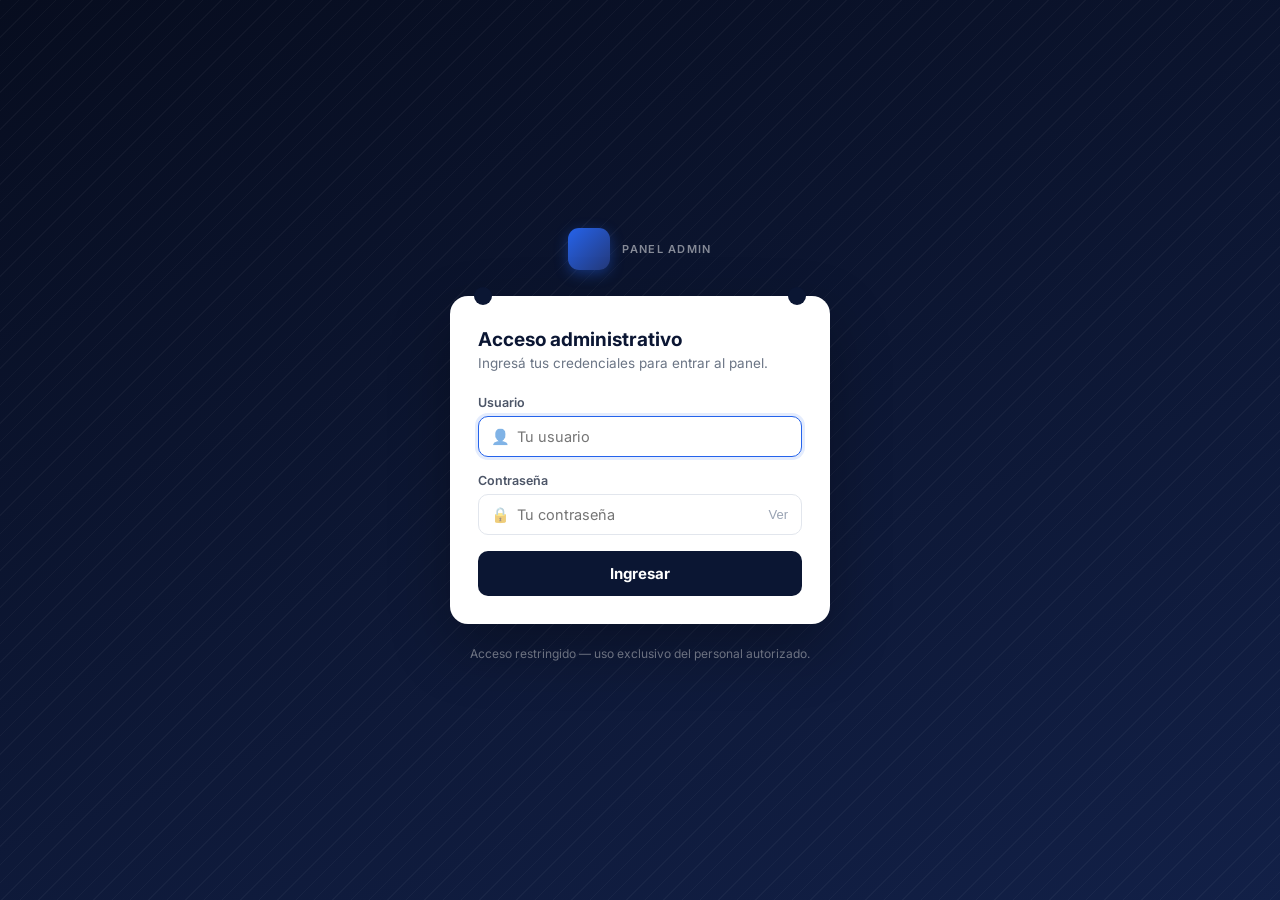
<file: admin/login.html>
<!DOCTYPE html>
<html lang="es">
<head>
<meta charset="UTF-8">
<meta name="viewport" content="width=device-width, initial-scale=1, viewport-fit=cover">
<title>Acceso · VeekPOS</title>

<link href="https://fonts.googleapis.com/css2?family=Inter:wght@400;500;600;700;800&family=JetBrains+Mono:wght@600;700&display=swap" rel="stylesheet">

<style>

:root{
  --navy-950: #070d1f;
  --navy-900: #0b1633;
  --navy-800: #122047;
  --navy-700: #1a2c5c;
  --navy-600: #24397a;

  --slate-50:  #f7f8fa;
  --slate-200: #e2e6ed;
  --slate-300: #cbd2dd;
  --slate-400: #99a3b3;
  --slate-500: #6b7585;
  --slate-600: #4c5567;

  --gold-500: #d99a3d;
  --red-500:  #dc2626;
  --red-50:   #fdecec;
  --blue-500: #2563eb;

  --font-ui:   'Inter', system-ui, -apple-system, Segoe UI, sans-serif;
  --font-mono: 'JetBrains Mono', 'SFMono-Regular', Consolas, monospace;
}

*{ box-sizing:border-box; }

html,body{
  margin:0; padding:0;
  min-height:100vh;
  font-family:var(--font-ui);
  -webkit-font-smoothing:antialiased;
}

body{
  display:flex;
  align-items:center;
  justify-content:center;
  padding:24px;
  background:linear-gradient(160deg, var(--navy-950) 0%, var(--navy-800) 100%);
  background-image:
    repeating-linear-gradient(135deg, rgba(255,255,255,.035) 0px, rgba(255,255,255,.035) 1px, transparent 1px, transparent 13px),
    linear-gradient(160deg, var(--navy-950) 0%, var(--navy-800) 100%);
}

/* ===== Marca, arriba de la tarjeta ===== */

.login-brand{
  display:flex;
  align-items:center;
  justify-content:center;
  gap:12px;
  margin-bottom:26px;
}

.login-brand .mark{
  width:42px; height:42px; border-radius:11px;
  background:linear-gradient(135deg, var(--blue-500), var(--navy-600));
  display:flex; align-items:center; justify-content:center;
  font-weight:800; font-size:18px; color:#fff;
  box-shadow:0 4px 14px rgba(37,99,235,.4);
  flex-shrink:0;
}

.login-brand .label{
  color:#fff; text-align:left; line-height:1.15;
}
.login-brand .label strong{
  display:block; font-size:17px; font-weight:700; letter-spacing:.02em;
}
.login-brand .label small{
  display:block; font-size:11px; font-weight:600; letter-spacing:.12em;
  color:rgba(255,255,255,.5); margin-top:2px;
}

/* ===== Tarjeta de login, con perforación estilo recibo ===== */

.login-wrap{
  width:100%;
  max-width:380px;
}

.login-card{
  position:relative;
  background:#fff;
  border-radius:18px;
  padding:32px 28px 28px;
  box-shadow:0 24px 60px rgba(0,0,0,.3);
}

.login-card::before,
.login-card::after{
  content:"";
  position:absolute;
  top:-9px;
  width:18px; height:18px;
  border-radius:50%;
  background:var(--navy-900);
}
.login-card::before{ left:24px; }
.login-card::after{ right:24px; }

.login-title{
  font-size:19px; font-weight:700; color:var(--navy-900);
  margin:0 0 4px;
}
.login-sub{
  font-size:13.5px; color:var(--slate-500);
  margin:0 0 24px;
}

.login-field{ margin-bottom:16px; }
.login-field label{
  display:block; font-size:12.5px; font-weight:600;
  color:var(--slate-600); margin-bottom:6px;
}

.login-input-wrap{ position:relative; }
.login-input-wrap .ic{
  position:absolute; left:13px; top:50%; transform:translateY(-50%);
  font-size:15px; opacity:.55; pointer-events:none;
}

.login-field input{
  width:100%;
  border:1.5px solid var(--slate-200);
  border-radius:10px;
  padding:11px 14px 11px 38px;
  font-size:14.5px;
  font-family:var(--font-ui);
  color:var(--navy-900);
  transition:border-color .15s, box-shadow .15s;
}
.login-field input:focus{
  outline:none;
  border-color:var(--blue-500);
  box-shadow:0 0 0 3px rgba(37,99,235,.12);
}

.login-toggle-pass{
  position:absolute; right:6px; top:50%; transform:translateY(-50%);
  background:none; border:none; cursor:pointer;
  font-size:13px; color:var(--slate-400);
  padding:6px 8px; border-radius:6px;
}
.login-toggle-pass:hover{ color:var(--slate-600); background:var(--slate-50); }

.login-error{
  display:none;
  align-items:center; gap:8px;
  background:var(--red-50); color:var(--red-500);
  font-size:13px; font-weight:600;
  border-radius:10px; padding:10px 12px;
  margin-bottom:16px;
}
.login-error.show{ display:flex; }

.login-btn{
  width:100%;
  background:var(--navy-900);
  color:#fff;
  border:none; border-radius:10px;
  padding:13px;
  font-size:15px; font-weight:700;
  font-family:var(--font-ui);
  cursor:pointer;
  transition:background .15s;
  display:flex; align-items:center; justify-content:center; gap:8px;
}
.login-btn:hover{ background:var(--navy-800); }
.login-btn:disabled{ background:var(--slate-300); cursor:not-allowed; }

.login-spinner{
  width:15px; height:15px;
  border:2px solid rgba(255,255,255,.4);
  border-top-color:#fff;
  border-radius:50%;
  animation:login-spin .6s linear infinite;
  display:none;
}
.login-btn.loading .login-spinner{ display:inline-block; }
.login-btn.loading .login-btn-text{ display:none; }

@keyframes login-spin{
  to{ transform:rotate(360deg); }
}

.login-footnote{
  text-align:center;
  font-size:12px;
  color:rgba(255,255,255,.45);
  margin-top:22px;
}

@media (prefers-reduced-motion:reduce){
  .login-spinner{ animation:none; }
}

</style>
</head>
<body>

<div class="login-wrap">

  <div class="login-brand">
    <div class="mark" id="loginMark"></div>
    <div class="label">
      <strong id="loginLabelTexto"></strong>
      <small>PANEL ADMIN</small>
    </div>
  </div>

  <div class="login-card">
    <h1 class="login-title">Acceso administrativo</h1>
    <p class="login-sub">Ingresá tus credenciales para entrar al panel.</p>

    <div class="login-error" id="loginError">
      <span>⚠️</span>
      <span id="loginErrorTexto">Usuario o contraseña incorrectos.</span>
    </div>

    <form id="loginForm" autocomplete="on">

      <div class="login-field">
        <label for="usuario">Usuario</label>
        <div class="login-input-wrap">
          <span class="ic">👤</span>
          <input type="text" id="usuario" name="usuario" placeholder="Tu usuario" autocomplete="username" autofocus required>
        </div>
      </div>

      <div class="login-field">
        <label for="password">Contraseña</label>
        <div class="login-input-wrap">
          <span class="ic">🔒</span>
          <input type="password" id="password" name="password" placeholder="Tu contraseña" autocomplete="current-password" required>
          <button type="button" class="login-toggle-pass" id="btnTogglePass" onclick="togglePassword()" aria-label="Mostrar contraseña">Ver</button>
        </div>
      </div>

      <button type="submit" class="login-btn" id="btnLogin">
        <span class="login-spinner"></span>
        <span class="login-btn-text">Ingresar</span>
      </button>

    </form>
  </div>

  <p class="login-footnote">Acceso restringido — uso exclusivo del personal autorizado.</p>

</div>

<script>

// En la app de escritorio (Electron), la URL de Apps Script se
// configura una sola vez en setup.html y queda guardada en SQLite —
// así el mismo instalador sirve para cualquier cliente. En el
// navegador normal (sin window.posOffline) se usa esta URL fija,
// como hasta ahora.
// Sin URL por defecto a propósito: cada instalación tiene su propio
// backend (config.json en modo navegador, o api_url guardada en SQLite
// en Electron). Si ninguna de las dos existe todavía, esta instalación
// no está configurada y login.html no debe poder validar credenciales
// contra el backend de otro cliente por error.
let API_URL = "";

async function resolverApiUrl(){
  if(window.posOffline && typeof window.posOffline.obtenerApiUrl === "function"){
    const guardada = await window.posOffline.obtenerApiUrl();
    if(guardada){
      API_URL = guardada;
      return;
    }
    // Si está en Electron pero todavía no hay URL configurada, algo
    // falló al decidir mostrar setup.html antes que login.html —
    // por las dudas, volvemos a setup en vez de quedar sin URL.
    window.location.href = "setup.html";
    return;
  }

  // Navegador normal (sin Electron): mismo mecanismo que usa admin.js
  // (cargarConfigCliente) — leer config.json de esta instalación.
  try{
    const res = await fetch("config.json?_=" + Date.now(), { cache: "no-store" });
    if(res.ok){
      const cfg = await res.json();
      if(cfg.apiUrl){
        API_URL = cfg.apiUrl;
      }
    }
  }catch(error){
    console.log("config.json no encontrado");
  }

  if(!API_URL){
    mostrarErrorLogin("Esta instalación todavía no tiene configurada la API URL del backend (falta config.json).");
    const btn = document.getElementById("btnLogin");
    if(btn) btn.disabled = true;
  }
}

/**
 * Trae la letra/nombre configurados en Configuración → "Apariencia del
 * panel admin" (mismo endpoint que ya usa el sidebar del admin). Si
 * falla la conexión, la página sigue mostrando "J" / "JIREH" fijos del
 * HTML, así que nunca se queda en blanco por esto.
 */
async function aplicarMarcaDesdeBackend(){
  try{
    const r = await fetch(API_URL + "?action=configuracionNegocio");
    const data = await r.json();
    if(!data.success || !data.config) return;

    const markEl = document.getElementById("loginMark");
    const textoEl = document.getElementById("loginLabelTexto");

    if(markEl && data.config.sidebarMark){
      markEl.textContent = data.config.sidebarMark.toUpperCase();
    }
    if(textoEl && data.config.sidebarTexto){
      textoEl.textContent = data.config.sidebarTexto.toUpperCase();
    }

  }catch(error){
    console.error("No se pudo cargar la marca del panel:", error);
  }
}

resolverApiUrl().then(aplicarMarcaDesdeBackend);

/**
 * Login offline (solo Electron) ---------------------------------
 *
 * Antes, si fallaba el fetch a Apps Script (sin internet), no había
 * ningún otro camino: la persona quedaba trabada en este login por
 * más que la licencia todavía esté en su período de gracia y toda la
 * base de datos local esté lista para trabajar sin conexión. Esto
 * pasa siempre que se reabre la app entera (no solo recargar la
 * ventana) sin internet — sessionStorage se borra en cada arranque
 * nuevo, así que hay que loguearse de nuevo.
 *
 * La solución: cada vez que un login online sale bien, se guarda acá
 * (config local en SQLite, vía el mismo bridge que ya usa el resto de
 * la app) un hash de usuario+contraseña junto con el rol — nunca la
 * contraseña en texto plano. Si el próximo login falla puntualmente
 * porque no hay conexión (no por usuario/contraseña incorrectos,
 * evidentemente, porque ni siquiera se pudo consultar), y las
 * credenciales ingresadas coinciden con el hash guardado la última
 * vez que sí se validó con éxito, se deja entrar en "modo offline".
 */

async function hashCredencial(usuario, password){
  const datos = new TextEncoder().encode("veekpos:" + usuario.toLowerCase() + ":" + password);
  const buffer = await crypto.subtle.digest("SHA-256", datos);
  return Array.from(new Uint8Array(buffer)).map(b => b.toString(16).padStart(2, "0")).join("");
}

async function guardarLoginOfflineCache(usuario, password, data){
  if(!window.posOffline) return; // solo tiene sentido en la app de escritorio
  try{
    const hash = await hashCredencial(usuario, password);
    await window.posOffline.fijarConfigLocal("login_offline_" + usuario.toLowerCase(), JSON.stringify({
      hash,
      rol: data.rol || "admin",
      nombre: data.nombre || "",
      usuario: data.usuario || usuario
    }));
  }catch(error){
    console.error("No se pudo guardar el login offline:", error);
  }
}

/** Devuelve los datos de sesión si usuario/contraseña coinciden con el último login válido guardado, o null. */
async function intentarLoginOffline(usuario, password){
  if(!window.posOffline) return null;
  try{
    const guardado = await window.posOffline.obtenerConfigLocal("login_offline_" + usuario.toLowerCase(), null);
    if(!guardado) return null;
    const cache = JSON.parse(guardado);
    const hash = await hashCredencial(usuario, password);
    if(hash !== cache.hash) return null;
    return cache;
  }catch(error){
    console.error("Error al validar login offline:", error);
    return null;
  }
}


function togglePassword(){
  const input = document.getElementById("password");
  const btn = document.getElementById("btnTogglePass");
  const mostrando = input.type === "text";
  input.type = mostrando ? "password" : "text";
  btn.textContent = mostrando ? "Ver" : "Ocultar";
}

function mostrarErrorLogin(mensaje){
  const errorBox = document.getElementById("loginError");
  document.getElementById("loginErrorTexto").textContent = mensaje;
  errorBox.classList.add("show");
}

function ocultarErrorLogin(){
  document.getElementById("loginError").classList.remove("show");
}

document.getElementById("loginForm").addEventListener("submit", async function(e){
  e.preventDefault();

  ocultarErrorLogin();

  // Por si el click llegó antes de que resolverApiUrl() terminara
  // (lectura local, debería tardar milisegundos, pero por las dudas).
  await resolverApiUrl();

  const usuario = document.getElementById("usuario").value.trim();
  const password = document.getElementById("password").value;

  if(!usuario || !password){
    mostrarErrorLogin("Completá usuario y contraseña.");
    return;
  }

  if(!API_URL){
    mostrarErrorLogin("Esta instalación todavía no tiene configurada la API URL del backend (falta config.json).");
    return;
  }

  const btn = document.getElementById("btnLogin");
  btn.disabled = true;
  btn.classList.add("loading");

  try{

    const r = await fetch(
      `${API_URL}?action=login&usuario=${encodeURIComponent(usuario)}&password=${encodeURIComponent(password)}`
    );

    const data = await r.json();

    if(data.success){
      sessionStorage.setItem("admin", "true");
      sessionStorage.setItem("rol", data.rol || "admin");
      sessionStorage.setItem("nombreUsuario", data.nombre || "");
      sessionStorage.setItem("usuarioLogueado", data.usuario || usuario);
      await guardarLoginOfflineCache(usuario, password, data);
      window.location.href = "index.html";
    }else{
      mostrarErrorLogin("Usuario o contraseña incorrectos.");
      btn.disabled = false;
      btn.classList.remove("loading");
    }

  }catch(error){
    console.error("Error de conexión al iniciar sesión:", error);

    // El fetch en sí falló (sin internet, no un usuario/contraseña
    // rechazado por el servidor) — antes de rendirse, se prueba con
    // el último login que sí validó bien estando online.
    const cache = await intentarLoginOffline(usuario, password);
    if(cache){
      sessionStorage.setItem("admin", "true");
      sessionStorage.setItem("rol", cache.rol || "admin");
      sessionStorage.setItem("nombreUsuario", cache.nombre || "");
      sessionStorage.setItem("usuarioLogueado", cache.usuario || usuario);
      window.location.href = "index.html";
      return;
    }

    mostrarErrorLogin(
      window.posOffline
        ? "No se pudo conectar y no hay un ingreso offline guardado para este usuario. Conectate a internet al menos una vez con este usuario y contraseña para habilitar el acceso sin conexión."
        : "No se pudo conectar. Revisá tu conexión e intentá de nuevo."
    );
    btn.disabled = false;
    btn.classList.remove("loading");
  }

});

</script>

</body>
</html>
</file>
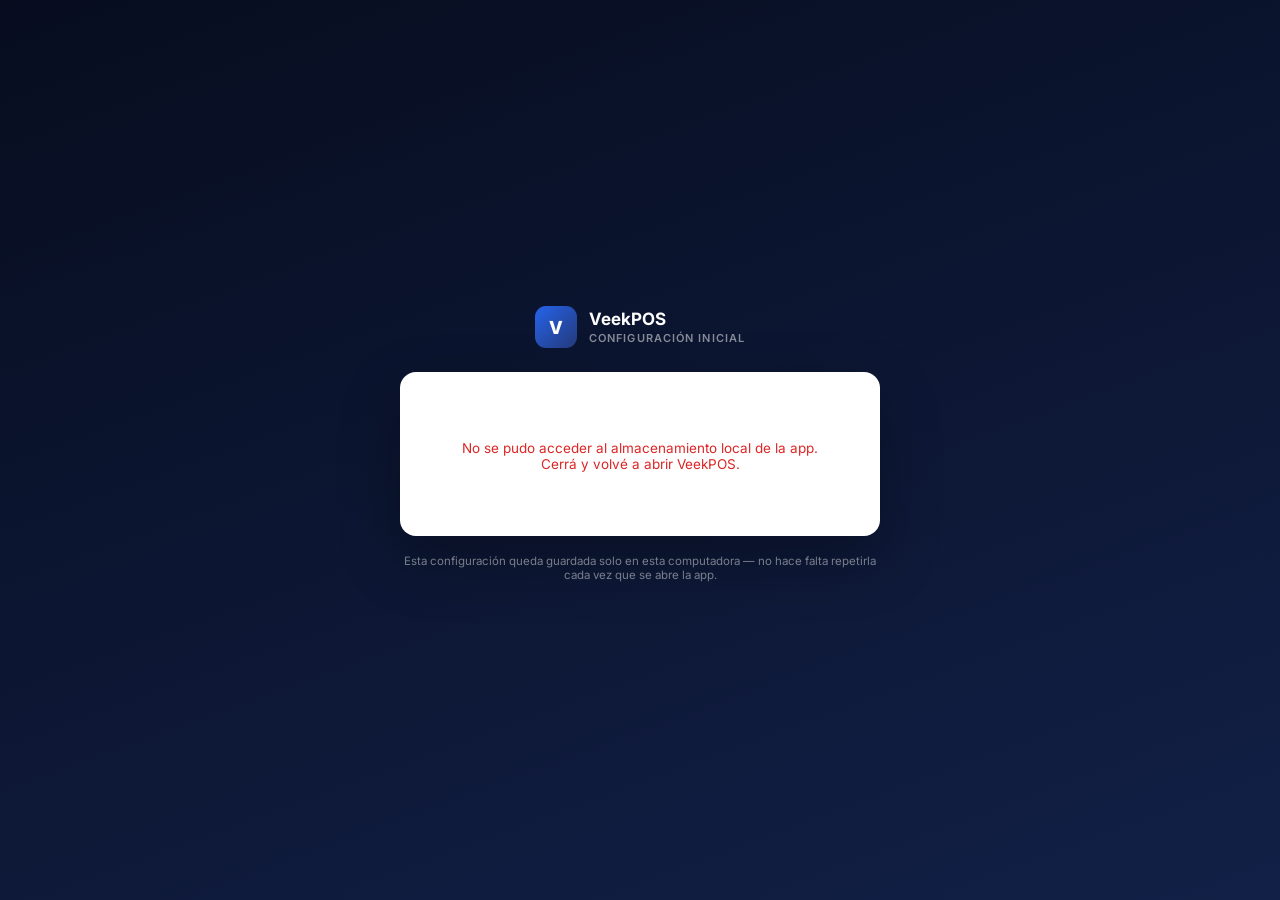
<file: admin/setup.html>
<!DOCTYPE html>
<html lang="es">
<head>
<meta charset="UTF-8">
<meta name="viewport" content="width=device-width, initial-scale=1">
<title>Configuración inicial · VeekPOS</title>
<link href="https://fonts.googleapis.com/css2?family=Inter:wght@400;500;600;700;800&display=swap" rel="stylesheet">
<style>

:root{
  --navy-950: #070d1f;
  --navy-900: #0b1633;
  --navy-800: #122047;
  --navy-600: #24397a;

  --slate-50:  #f7f8fa;
  --slate-200: #e2e6ed;
  --slate-400: #99a3b3;
  --slate-500: #6b7585;
  --slate-600: #4c5567;

  --green-600: #16a34a;
  --red-500: #dc2626;
  --red-50:  #fdecec;
  --blue-500: #2563eb;

  --font-ui: 'Inter', system-ui, -apple-system, Segoe UI, sans-serif;
  --font-mono: 'SFMono-Regular', Consolas, monospace;
}

*{ box-sizing:border-box; }

html,body{
  margin:0; padding:0; min-height:100vh;
  font-family:var(--font-ui);
  -webkit-font-smoothing:antialiased;
}

body{
  display:flex; align-items:center; justify-content:center;
  padding:24px;
  background:linear-gradient(160deg, var(--navy-950) 0%, var(--navy-800) 100%);
}

.wrap{ width:100%; max-width:480px; }

.brand{
  display:flex; align-items:center; justify-content:center;
  gap:12px; margin-bottom:24px;
}
.brand .mark{
  width:42px; height:42px; border-radius:11px;
  background:linear-gradient(135deg, var(--blue-500), var(--navy-600));
  display:flex; align-items:center; justify-content:center;
  font-weight:800; font-size:18px; color:#fff; flex-shrink:0;
}
.brand .label{ color:#fff; text-align:left; line-height:1.15; }
.brand .label strong{ display:block; font-size:17px; font-weight:700; }
.brand .label small{ display:block; font-size:11px; font-weight:600; letter-spacing:.1em; color:rgba(255,255,255,.5); margin-top:2px; }

.card{
  background:#fff; border-radius:16px;
  padding:28px 26px 24px;
  box-shadow:0 24px 60px rgba(0,0,0,.3);
}

.card h1{ font-size:18px; font-weight:700; color:var(--navy-900); margin:0 0 6px; }
.card .sub{ font-size:13px; color:var(--slate-500); margin:0 0 20px; line-height:1.5; }

.field{ margin-bottom:18px; }
.field label{ display:block; font-size:12.5px; font-weight:600; color:var(--slate-600); margin-bottom:6px; }
.field label .opt{ font-weight:500; color:var(--slate-400); text-transform:none; letter-spacing:0; }
.field input{
  width:100%; border:1.5px solid var(--slate-200); border-radius:10px;
  padding:11px 13px; font-size:13.5px; font-family:var(--font-mono);
  color:var(--navy-900);
}
.field input:focus{ outline:none; border-color:var(--blue-500); box-shadow:0 0 0 3px rgba(37,99,235,.12); }
.field .hint{ font-size:11.5px; color:var(--slate-400); margin-top:6px; line-height:1.4; }

.step-num{
  display:inline-flex; align-items:center; justify-content:center;
  width:20px; height:20px; border-radius:50%;
  background:var(--navy-900); color:#fff;
  font-size:11px; font-weight:700; margin-right:8px; flex-shrink:0;
}
.field-title{
  display:flex; align-items:center;
  font-size:13.5px; font-weight:700; color:var(--navy-900);
  margin-bottom:10px;
}

.step-block{ margin-bottom:22px; padding-bottom:4px; border-bottom:1px solid var(--slate-50); }
.step-block:last-of-type{ border-bottom:none; }

.error-box{
  display:none; align-items:flex-start; gap:8px;
  background:var(--red-50); color:var(--red-500);
  font-size:13px; font-weight:600;
  border-radius:10px; padding:10px 12px; margin:14px 0 0;
  line-height:1.4;
}
.error-box.show{ display:flex; }

.btn{
  width:100%; margin-top:20px;
  background:var(--navy-900); color:#fff;
  border:none; border-radius:10px;
  padding:13px; font-size:15px; font-weight:700;
  font-family:var(--font-ui); cursor:pointer;
  display:flex; align-items:center; justify-content:center; gap:8px;
}
.btn:hover{ background:var(--navy-800); }
.btn:disabled{ background:var(--slate-200); cursor:not-allowed; }

.spinner{
  width:15px; height:15px;
  border:2px solid rgba(255,255,255,.4);
  border-top-color:#fff; border-radius:50%;
  animation:spin .6s linear infinite;
  display:none;
}
.btn.loading .spinner{ display:inline-block; }
.btn.loading .btn-text{ display:none; }
@keyframes spin{ to{ transform:rotate(360deg); } }

.footnote{ text-align:center; font-size:11.5px; color:rgba(255,255,255,.45); margin-top:18px; }

.check-overlay{
  display:flex; flex-direction:column; align-items:center; justify-content:center;
  gap:14px; padding:40px 10px; color:var(--slate-500); font-size:13.5px;
}
.check-overlay .spin-big{
  width:26px; height:26px; border:3px solid var(--slate-200);
  border-top-color:var(--blue-500); border-radius:50%;
  animation:spin .7s linear infinite;
}

</style>
</head>
<body>

<div class="wrap">

  <div class="brand">
    <div class="mark">V</div>
    <div class="label">
      <strong>VeekPOS</strong>
      <small>CONFIGURACIÓN INICIAL</small>
    </div>
  </div>

  <div class="card" id="card">

    <!-- Se muestra un instante mientras chequeamos si esta caja ya
         tiene una instalación previa guardada en SQLite. Evita el
         parpadeo de mostrar el formulario y enseguida redirigir. -->
    <div class="check-overlay" id="checkOverlay">
      <div class="spin-big"></div>
      <div>Revisando si esta caja ya está configurada…</div>
    </div>

    <div id="setupContent" style="display:none;">
      <h1>Conectá esta caja con tu negocio</h1>
      <p class="sub">Esta es la primera vez que se abre VeekPOS en esta computadora. Completá estos datos para conectar esta caja con tu backend y activar tu licencia — solo hay que hacerlo una vez.</p>

      <form id="setupForm">

        <div class="step-block">
          <div class="field">
            <div class="field-title"><span class="step-num">1</span> URL de Apps Script (API_URL)</div>
            <input type="text" id="apiUrl" placeholder="https://script.google.com/macros/s/AKfycbw.../exec" autofocus required>
            <div class="hint">La conseguís en tu Apps Script: Implementar → Administrar implementaciones → "URL de la aplicación web". Si no la tenés a mano, pedísela a quien te entregó el sistema.</div>
          </div>
        </div>

        <div class="step-block">
          <div class="field">
            <div class="field-title"><span class="step-num">2</span> Activar tu licencia</div>
            <input type="text" id="licenciaUrl" placeholder="URL del servidor de licencias — https://script.google.com/macros/s/AKfycbw.../exec" required style="margin-bottom:10px;">
            <input type="email" id="licenciaEmail" placeholder="Correo de la licencia" autocomplete="username" required style="margin-bottom:10px; font-family:var(--font-ui);">
            <input type="password" id="licenciaPassword" placeholder="Contraseña / PIN de la licencia" autocomplete="current-password" required style="font-family:var(--font-ui);">
            <div class="hint">Estos datos te los pasa quien te vendió VeekPOS. Se usan para activar la licencia de esta caja — no hace falta volver a ingresarlos después.</div>
          </div>
        </div>

        <div class="error-box" id="errorBox">
          <span>⚠️</span>
          <span id="errorTexto">Esta URL no parece válida. Tiene que empezar con https://script.google.com/macros/s/ y terminar en /exec</span>
        </div>

        <button type="submit" class="btn" id="btnGuardar">
          <span class="spinner"></span>
          <span class="btn-text">Conectar y continuar</span>
        </button>
      </form>
    </div>

  </div>

  <p class="footnote">Esta configuración queda guardada solo en esta computadora — no hace falta repetirla cada vez que se abre la app.</p>

</div>

<script>

// Mismo patrón de validación que usa el migrador: cualquier URL de
// Apps Script válida, no una en particular.
const PATRON_URL_APPS_SCRIPT = /^https:\/\/script\.google\.com\/macros\/s\/[A-Za-z0-9_-]+\/exec\/?$/;

function normalizarUrl(url){
  url = url.trim();
  return url.endsWith("/") ? url.slice(0, -1) : url;
}

function mostrarError(mensaje){
  const box = document.getElementById("errorBox");
  document.getElementById("errorTexto").textContent = mensaje;
  box.classList.add("show");
}

function ocultarError(){
  document.getElementById("errorBox").classList.remove("show");
}

/**
 * Devuelve el "bridge" de Electron disponible (veekpos es el nuevo
 * preload.js, posOffline el alias de compatibilidad que ya crea
 * pos-offline.js). setup.html se abre siempre en Electron, así que
 * al menos uno de los dos debería existir.
 */
function obtenerBridge(){
  return window.posOffline || window.veekpos || null;
}

/**
 * CASO 2 — instalación previa ya existente.
 *
 * Antes, cada vez que se abría setup.html (por ejemplo tras
 * actualizar los archivos de la app a una versión nueva) se volvía a
 * mostrar el formulario vacío, y si alguien lo completaba de nuevo
 * se pisaban la API URL y la licencia que ya estaban guardados y
 * funcionando para ese cliente.
 *
 * Ahora, antes de mostrar el formulario, se chequea si esta caja ya
 * tiene una API URL guardada en el SQLite local. Si la tiene, esta
 * NO es una instalación nueva — es una caja ya configurada a la que
 * se le acaban de actualizar los archivos (index.html/admin.js/etc).
 * En ese caso no se pide nada de nuevo: se respetan los datos ya
 * guardados y se pasa directo a login.html.
 */
async function yaHayInstalacionPrevia(bridge){
  try{
    // El bridge no expone un getter dedicado para la API URL — se
    // guarda como una clave más de la config local genérica (mismo
    // lugar donde se guarda sheet_id), vía obtenerConfigLocal/
    // fijarConfigLocal. Por eso se lee así y no con un "obtenerApiUrl".
    const apiUrlGuardada = await bridge.obtenerConfigLocal?.("api_url", "");
    return !!(apiUrlGuardada && apiUrlGuardada.trim());
  }catch(error){
    console.error("Error al chequear si ya había una instalación previa:", error);
    return false; // ante la duda, no bloquear: dejamos que se muestre el instalador
  }
}

async function iniciar(){
  const bridge = obtenerBridge();
  const overlay = document.getElementById("checkOverlay");
  const contenido = document.getElementById("setupContent");

  if(!bridge){
    overlay.innerHTML = `<div style="color:var(--red-500); text-align:center;">
      No se pudo acceder al almacenamiento local de la app.<br>Cerrá y volvé a abrir VeekPOS.
    </div>`;
    return;
  }

  if(await yaHayInstalacionPrevia(bridge)){
    // Instalación previa: no tocar nada, seguir directo al login con
    // los mismos datos (Sheet ID, API URL, licencia) que ya tenía.
    window.location.href = "login.html";
    return;
  }

  // Instalación nueva: recién ahora mostramos el formulario.
  overlay.style.display = "none";
  contenido.style.display = "block";
}

iniciar();

document.getElementById("setupForm").addEventListener("submit", async function(e){
  e.preventDefault();
  ocultarError();

  const apiUrl     = normalizarUrl(document.getElementById("apiUrl").value);
  const licenciaUrl        = normalizarUrl(document.getElementById("licenciaUrl").value);
  const licenciaEmail      = document.getElementById("licenciaEmail").value.trim();
  const licenciaPassword   = document.getElementById("licenciaPassword").value;

  if(!PATRON_URL_APPS_SCRIPT.test(apiUrl)){
    mostrarError("Esta URL de Apps Script no parece válida. Tiene que empezar con https://script.google.com/macros/s/ y terminar en /exec");
    return;
  }

  if(!PATRON_URL_APPS_SCRIPT.test(licenciaUrl)){
    mostrarError("La URL del servidor de licencias no parece válida. Tiene que empezar con https://script.google.com/macros/s/ y terminar en /exec");
    return;
  }

  if(!licenciaEmail || !licenciaPassword){
    mostrarError("Completá el correo y la contraseña (PIN) de tu licencia.");
    return;
  }

  const bridge = obtenerBridge();
  if(!bridge){
    mostrarError("No se pudo acceder al almacenamiento local de la app. Cerrá y volvé a abrir VeekPOS.");
    return;
  }

  const btn = document.getElementById("btnGuardar");
  btn.disabled = true;
  btn.classList.add("loading");

  try{
    // Confirmamos que la API URL realmente responde antes de guardar
    // nada, para no dejar la caja "configurada" con datos que no sirven.
    const respuesta = await fetch(apiUrl + "?action=productos");
    if(!respuesta.ok){
      throw new Error("La URL no respondió correctamente (código " + respuesta.status + ")");
    }
    // Alcanza con que la respuesta sea JSON válido — algunas acciones
    // devuelven array plano, otras {success:true, productos:[...]}.
    await respuesta.json();

    // Activamos la licencia ANTES de guardar nada como definitivo —
    // si el correo/contraseña están mal, preferimos que la persona
    // los corrija ahora mismo en vez de dejar la caja a mitad de
    // configurar con una licencia inválida.
    if(bridge.fijarUrlServidorLicencia) await bridge.fijarUrlServidorLicencia(licenciaUrl);
    if(!bridge.activarLicencia){
      throw new Error("Esta versión de la app no puede activar licencias. Actualizá VeekPOS e intentá de nuevo.");
    }
    const resultadoLicencia = await bridge.activarLicencia(licenciaEmail, licenciaPassword);
    if(!resultadoLicencia || !resultadoLicencia.success){
      throw new Error((resultadoLicencia && resultadoLicencia.message) || "No se pudo activar la licencia con ese correo y esa contraseña.");
    }

    // Recién ahora que la API respondió bien y la licencia quedó
    // activada, guardamos la API URL como config local (SQLite) de
    // esta caja, vía fijarConfigLocal — el bridge no tiene un método
    // dedicado "fijarApiUrl". El Sheet ID no se guarda ni se pide
    // acá: el cliente Electron nunca lo necesita en tiempo de
    // ejecución — el Code.gs desplegado detrás de la API_URL ya tiene
    // el SPREADSHEET_ID grabado del lado del servidor, y es lo único
    // que realmente hace falta para conectar esta caja.
    if(!bridge.fijarConfigLocal){
      throw new Error("Esta versión de la app no puede guardar la configuración local. Actualizá VeekPOS e intentá de nuevo.");
    }
    await bridge.fijarConfigLocal("api_url", apiUrl);

    window.location.href = "login.html";

  }catch(error){
    console.error("Error al verificar/guardar los datos de conexión o la licencia:", error);
    mostrarError(error.message || "No se pudo completar la configuración. Revisá los datos ingresados y que tengas internet en este momento.");
    btn.disabled = false;
    btn.classList.remove("loading");
  }
});

</script>

</body>
</html>
</file>
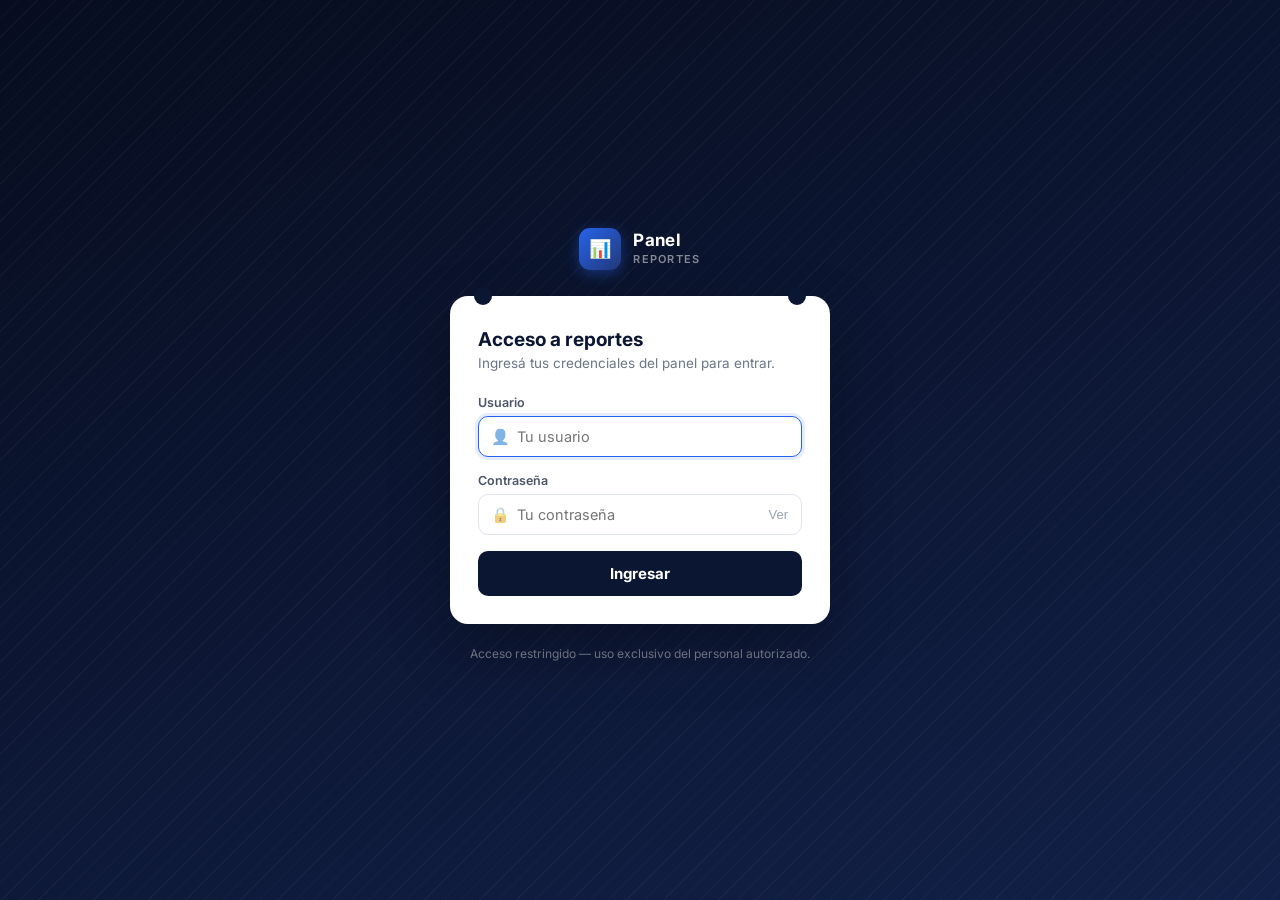
<file: Reportes/login.html>
<!DOCTYPE html>
<html lang="es">
<head>
<meta charset="UTF-8">
<meta name="viewport" content="width=device-width, initial-scale=1, viewport-fit=cover">
<title>Acceso · Reportes</title>
<link rel="manifest" href="manifest.json">
<meta name="theme-color" content="#0b1633">
<link rel="apple-touch-icon" href="icons/icon-192.png">

<link href="https://fonts.googleapis.com/css2?family=Inter:wght@400;500;600;700;800&display=swap" rel="stylesheet">

<script src="config.js"></script>

<style>

:root{
  --navy-950: #070d1f;
  --navy-900: #0b1633;
  --navy-800: #122047;
  --navy-700: #1a2c5c;
  --navy-600: #24397a;

  --slate-50:  #f7f8fa;
  --slate-200: #e2e6ed;
  --slate-400: #99a3b3;
  --slate-500: #6b7585;
  --slate-600: #4c5567;

  --red-500:  #dc2626;
  --red-50:   #fdecec;
  --blue-500: #2563eb;

  --font-ui: 'Inter', system-ui, -apple-system, Segoe UI, sans-serif;
}

*{ box-sizing:border-box; }

html,body{
  margin:0; padding:0;
  min-height:100vh;
  font-family:var(--font-ui);
  -webkit-font-smoothing:antialiased;
}

body{
  display:flex;
  align-items:center;
  justify-content:center;
  padding:24px;
  background:linear-gradient(160deg, var(--navy-950) 0%, var(--navy-800) 100%);
  background-image:
    repeating-linear-gradient(135deg, rgba(255,255,255,.035) 0px, rgba(255,255,255,.035) 1px, transparent 1px, transparent 13px),
    linear-gradient(160deg, var(--navy-950) 0%, var(--navy-800) 100%);
}

.login-brand{
  display:flex; align-items:center; justify-content:center;
  gap:12px; margin-bottom:26px;
}
.login-brand .mark{
  width:42px; height:42px; border-radius:11px;
  background:linear-gradient(135deg, var(--blue-500), var(--navy-600));
  display:flex; align-items:center; justify-content:center;
  font-weight:800; font-size:18px; color:#fff;
  box-shadow:0 4px 14px rgba(37,99,235,.4);
  flex-shrink:0;
}
.login-brand .label{ color:#fff; text-align:left; line-height:1.15; }
.login-brand .label strong{ display:block; font-size:17px; font-weight:700; letter-spacing:.02em; }
.login-brand .label small{ display:block; font-size:11px; font-weight:600; letter-spacing:.12em; color:rgba(255,255,255,.5); margin-top:2px; }

.login-wrap{ width:100%; max-width:380px; }

.login-card{
  position:relative;
  background:#fff;
  border-radius:18px;
  padding:32px 28px 28px;
  box-shadow:0 24px 60px rgba(0,0,0,.3);
}
.login-card::before, .login-card::after{
  content:""; position:absolute; top:-9px;
  width:18px; height:18px; border-radius:50%;
  background:var(--navy-900);
}
.login-card::before{ left:24px; }
.login-card::after{ right:24px; }

.login-title{ font-size:19px; font-weight:700; color:var(--navy-900); margin:0 0 4px; }
.login-sub{ font-size:13.5px; color:var(--slate-500); margin:0 0 24px; }

.login-field{ margin-bottom:16px; }
.login-field label{ display:block; font-size:12.5px; font-weight:600; color:var(--slate-600); margin-bottom:6px; }

.login-input-wrap{ position:relative; }
.login-input-wrap .ic{ position:absolute; left:13px; top:50%; transform:translateY(-50%); font-size:15px; opacity:.55; pointer-events:none; }

.login-field input{
  width:100%;
  border:1.5px solid var(--slate-200);
  border-radius:10px;
  padding:11px 14px 11px 38px;
  font-size:14.5px;
  font-family:var(--font-ui);
  color:var(--navy-900);
  transition:border-color .15s, box-shadow .15s;
}
.login-field input:focus{
  outline:none;
  border-color:var(--blue-500);
  box-shadow:0 0 0 3px rgba(37,99,235,.12);
}

.login-toggle-pass{
  position:absolute; right:6px; top:50%; transform:translateY(-50%);
  background:none; border:none; cursor:pointer;
  font-size:13px; color:var(--slate-400);
  padding:6px 8px; border-radius:6px;
}
.login-toggle-pass:hover{ color:var(--slate-600); background:var(--slate-50); }

.login-error{
  display:none; align-items:center; gap:8px;
  background:var(--red-50); color:var(--red-500);
  font-size:13px; font-weight:600;
  border-radius:10px; padding:10px 12px; margin-bottom:16px;
}
.login-error.show{ display:flex; }

.login-btn{
  width:100%;
  background:var(--navy-900);
  color:#fff;
  border:none; border-radius:10px;
  padding:13px;
  font-size:15px; font-weight:700;
  font-family:var(--font-ui);
  cursor:pointer;
  transition:background .15s;
  display:flex; align-items:center; justify-content:center; gap:8px;
}
.login-btn:hover{ background:var(--navy-800); }
.login-btn:disabled{ background:var(--slate-200); cursor:not-allowed; }

.login-spinner{
  width:15px; height:15px;
  border:2px solid rgba(255,255,255,.4);
  border-top-color:#fff;
  border-radius:50%;
  animation:login-spin .6s linear infinite;
  display:none;
}
.login-btn.loading .login-spinner{ display:inline-block; }
.login-btn.loading .login-btn-text{ display:none; }

@keyframes login-spin{ to{ transform:rotate(360deg); } }

.login-footnote{ text-align:center; font-size:12px; color:rgba(255,255,255,.45); margin-top:22px; }

@media (prefers-reduced-motion:reduce){ .login-spinner{ animation:none; } }

</style>
</head>
<body>

<div class="login-wrap">

  <div class="login-brand">
    <div class="mark">📊</div>
    <div class="label">
      <strong id="loginNombreCorto"></strong>
      <small>REPORTES</small>
    </div>
  </div>

  <div class="login-card">
    <h1 class="login-title">Acceso a reportes</h1>
    <p class="login-sub">Ingresá tus credenciales del panel para entrar.</p>

    <div class="login-error" id="loginError">
      <span>⚠️</span>
      <span id="loginErrorTexto">Usuario o contraseña incorrectos.</span>
    </div>

    <form id="loginForm" autocomplete="on">

      <div class="login-field">
        <label for="usuario">Usuario</label>
        <div class="login-input-wrap">
          <span class="ic">👤</span>
          <input type="text" id="usuario" name="usuario" placeholder="Tu usuario" autocomplete="username" autofocus required>
        </div>
      </div>

      <div class="login-field">
        <label for="password">Contraseña</label>
        <div class="login-input-wrap">
          <span class="ic">🔒</span>
          <input type="password" id="password" name="password" placeholder="Tu contraseña" autocomplete="current-password" required>
          <button type="button" class="login-toggle-pass" id="btnTogglePass" onclick="togglePassword()" aria-label="Mostrar contraseña">Ver</button>
        </div>
      </div>

      <button type="submit" class="login-btn" id="btnLogin">
        <span class="login-spinner"></span>
        <span class="login-btn-text">Ingresar</span>
      </button>

    </form>
  </div>

  <p class="login-footnote">Acceso restringido — uso exclusivo del personal autorizado.</p>

</div>

<script>

let API_URL = "";

(async function inicializar(){
  await cargarConfigNegocio();
  API_URL = CONFIG_NEGOCIO.API_URL;

  document.getElementById("loginNombreCorto").textContent = CONFIG_NEGOCIO.NOMBRE_CORTO;
  document.title = "Acceso · " + CONFIG_NEGOCIO.NOMBRE_CORTO;

  if(!API_URL){
    mostrarErrorLogin("Esta instalación todavía no tiene configurada la API URL del backend (falta config.json).");
    const btn = document.getElementById("btnLogin");
    if(btn) btn.disabled = true;
  }
})();

function togglePassword(){
  const input = document.getElementById("password");
  const btn = document.getElementById("btnTogglePass");
  const mostrando = input.type === "text";
  input.type = mostrando ? "password" : "text";
  btn.textContent = mostrando ? "Ver" : "Ocultar";
}

function mostrarErrorLogin(mensaje){
  const errorBox = document.getElementById("loginError");
  document.getElementById("loginErrorTexto").textContent = mensaje;
  errorBox.classList.add("show");
}

function ocultarErrorLogin(){
  document.getElementById("loginError").classList.remove("show");
}

document.getElementById("loginForm").addEventListener("submit", async function(e){
  e.preventDefault();

  ocultarErrorLogin();

  const usuario = document.getElementById("usuario").value.trim();
  const password = document.getElementById("password").value;

  if(!usuario || !password){
    mostrarErrorLogin("Completá usuario y contraseña.");
    return;
  }

  if(!API_URL){
    mostrarErrorLogin("Esta instalación todavía no tiene configurada la API URL del backend (falta config.json).");
    return;
  }

  const btn = document.getElementById("btnLogin");
  btn.disabled = true;
  btn.classList.add("loading");

  try{

    const r = await fetch(
      `${API_URL}?action=login&usuario=${encodeURIComponent(usuario)}&password=${encodeURIComponent(password)}`
    );

    const data = await r.json();

    if(data.success){
      sessionStorage.setItem("admin", "true");
      window.location.href = "index.html";
    }else{
      mostrarErrorLogin("Usuario o contraseña incorrectos.");
      btn.disabled = false;
      btn.classList.remove("loading");
    }

  }catch(error){
    console.error("Error de conexión al iniciar sesión:", error);
    mostrarErrorLogin("No se pudo conectar. Revisá tu conexión e intentá de nuevo.");
    btn.disabled = false;
    btn.classList.remove("loading");
  }

});

if("serviceWorker" in navigator){
  window.addEventListener("load", () => {
    navigator.serviceWorker.register("service-worker.js").catch(() => {});
  });
}

</script>

</body>
</html>
</file>
